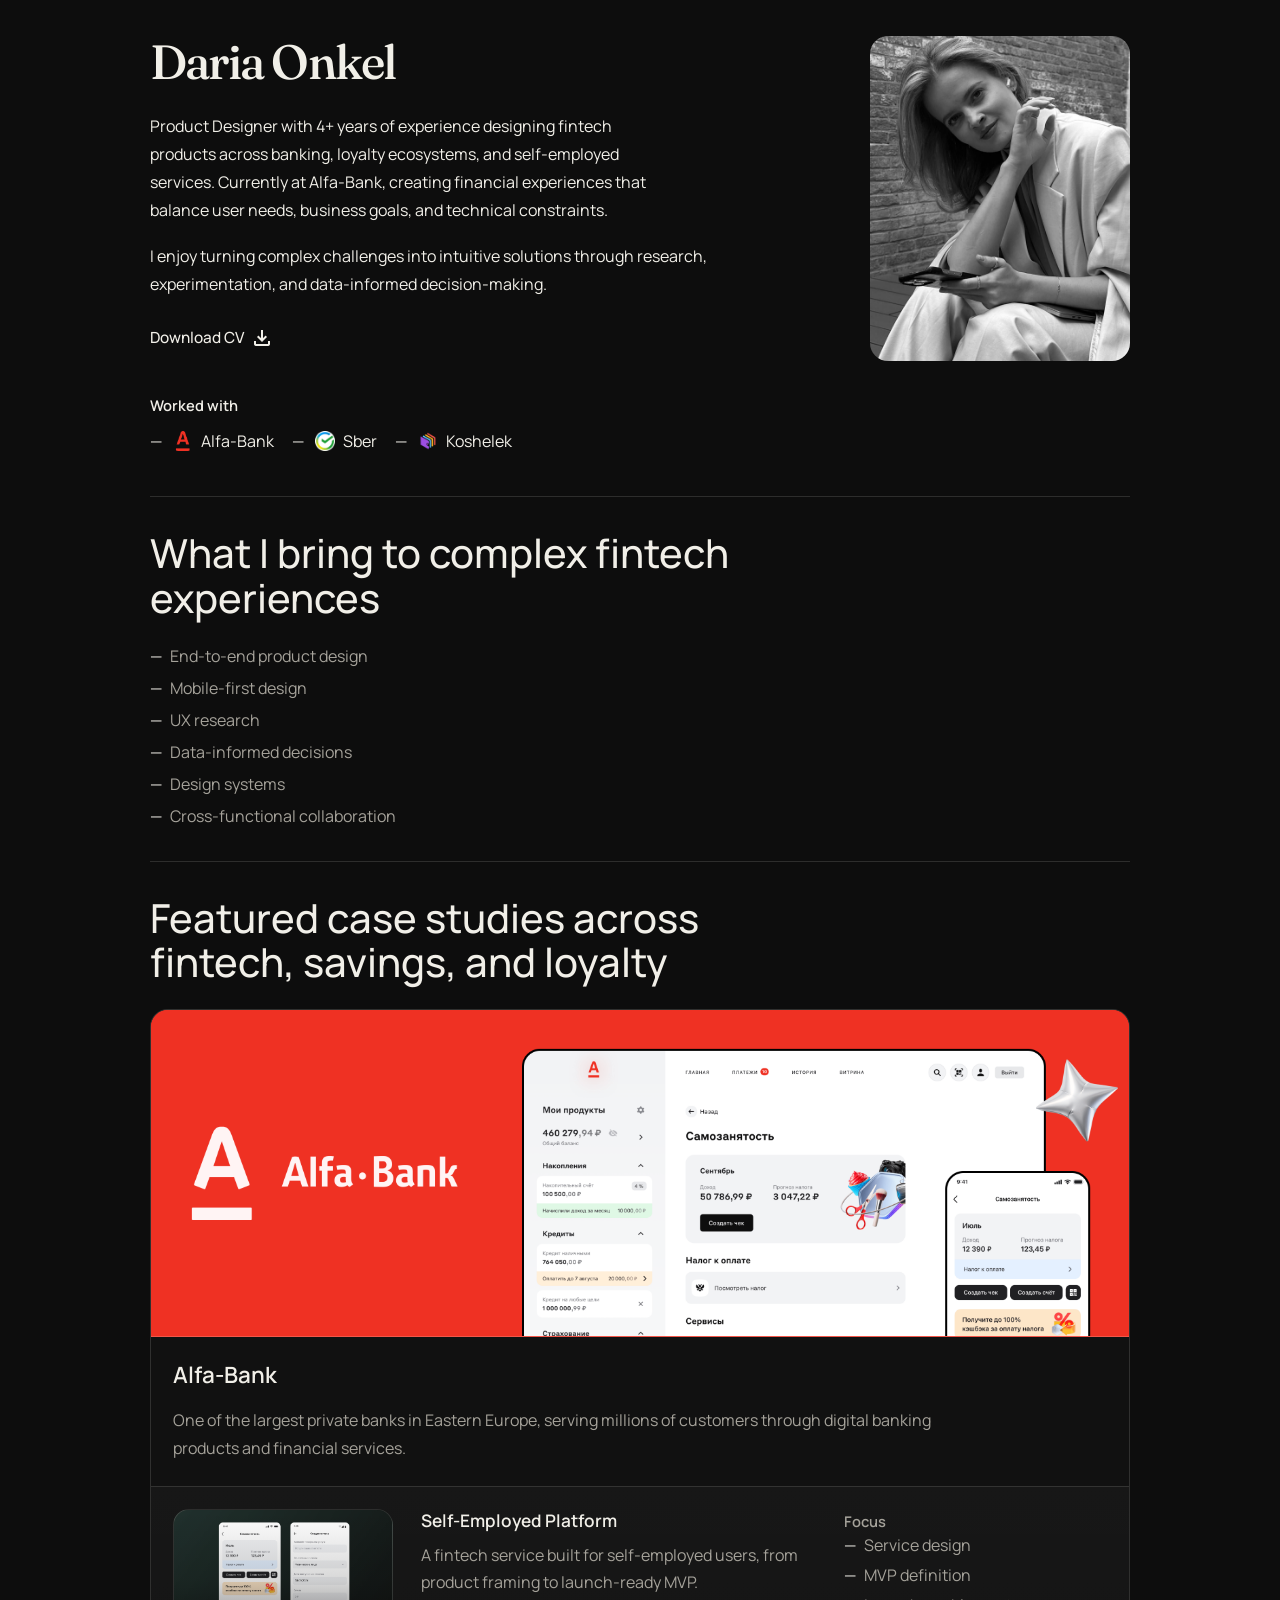
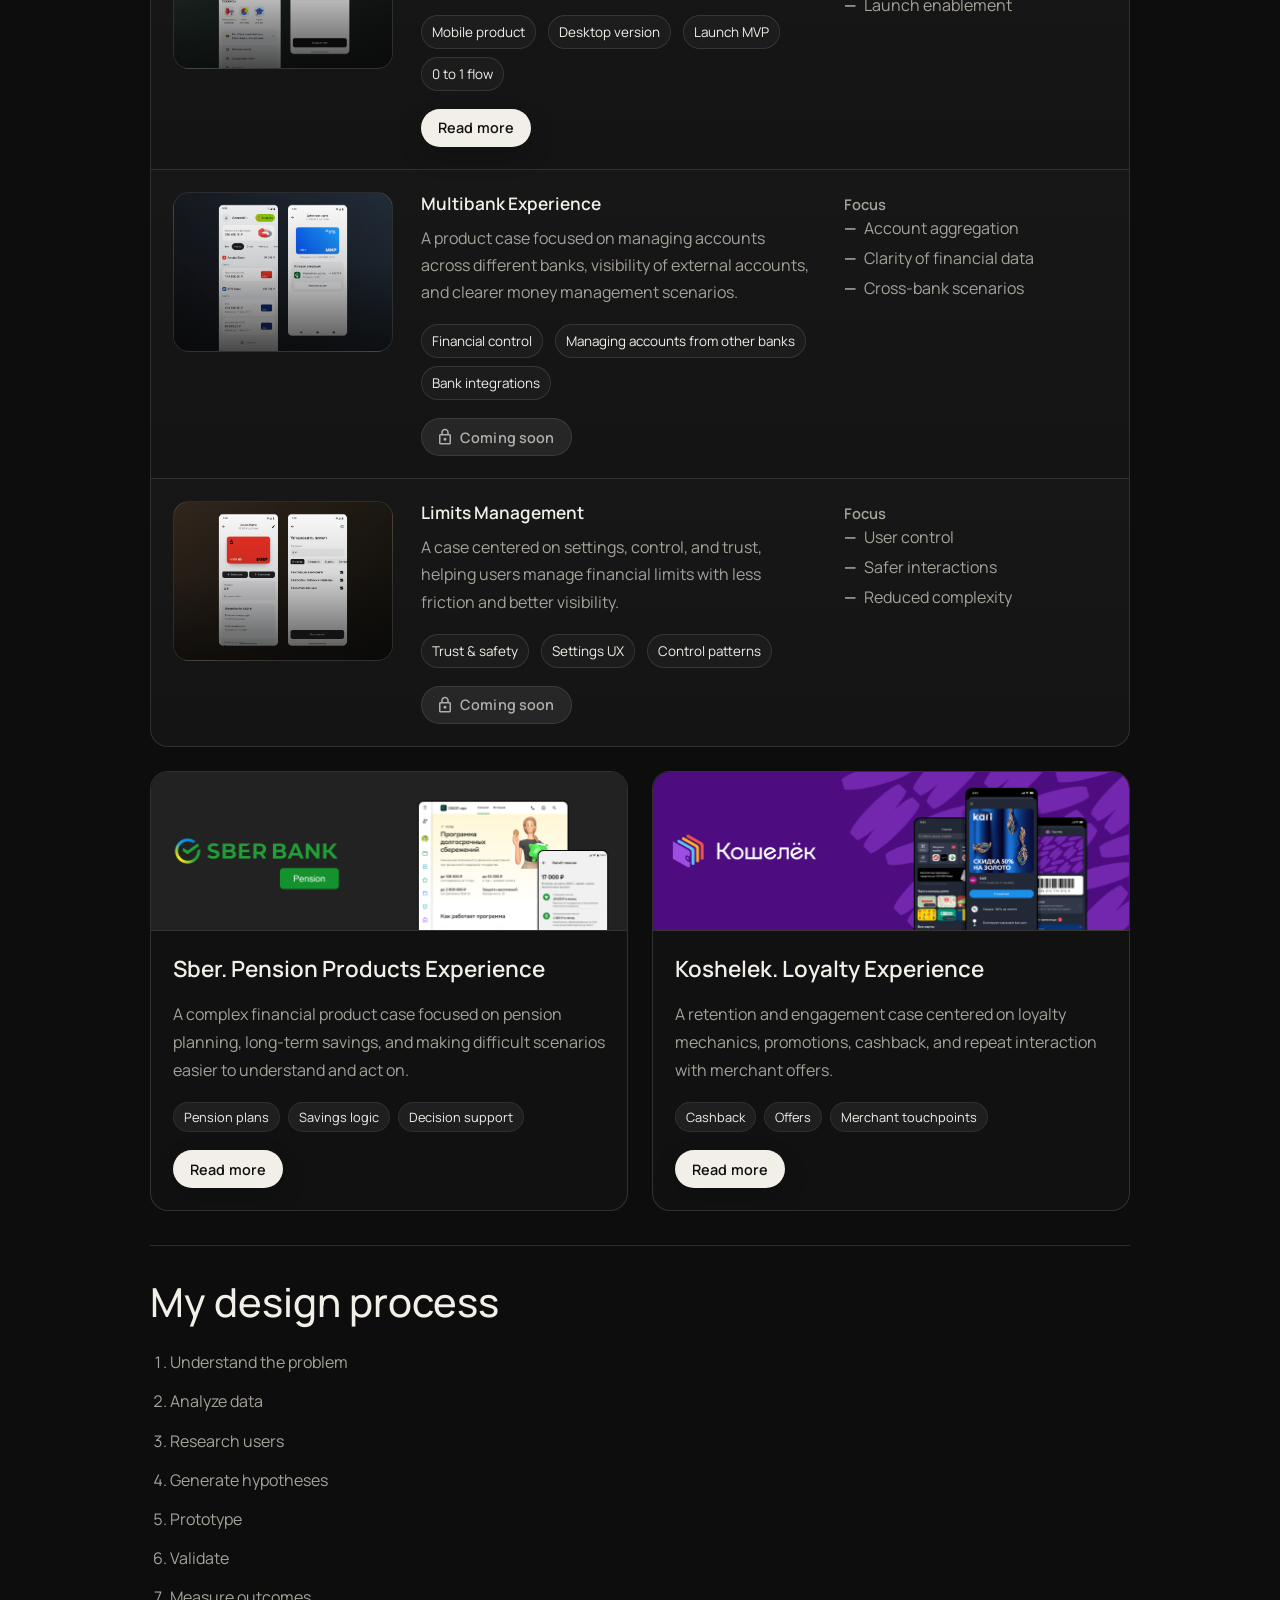
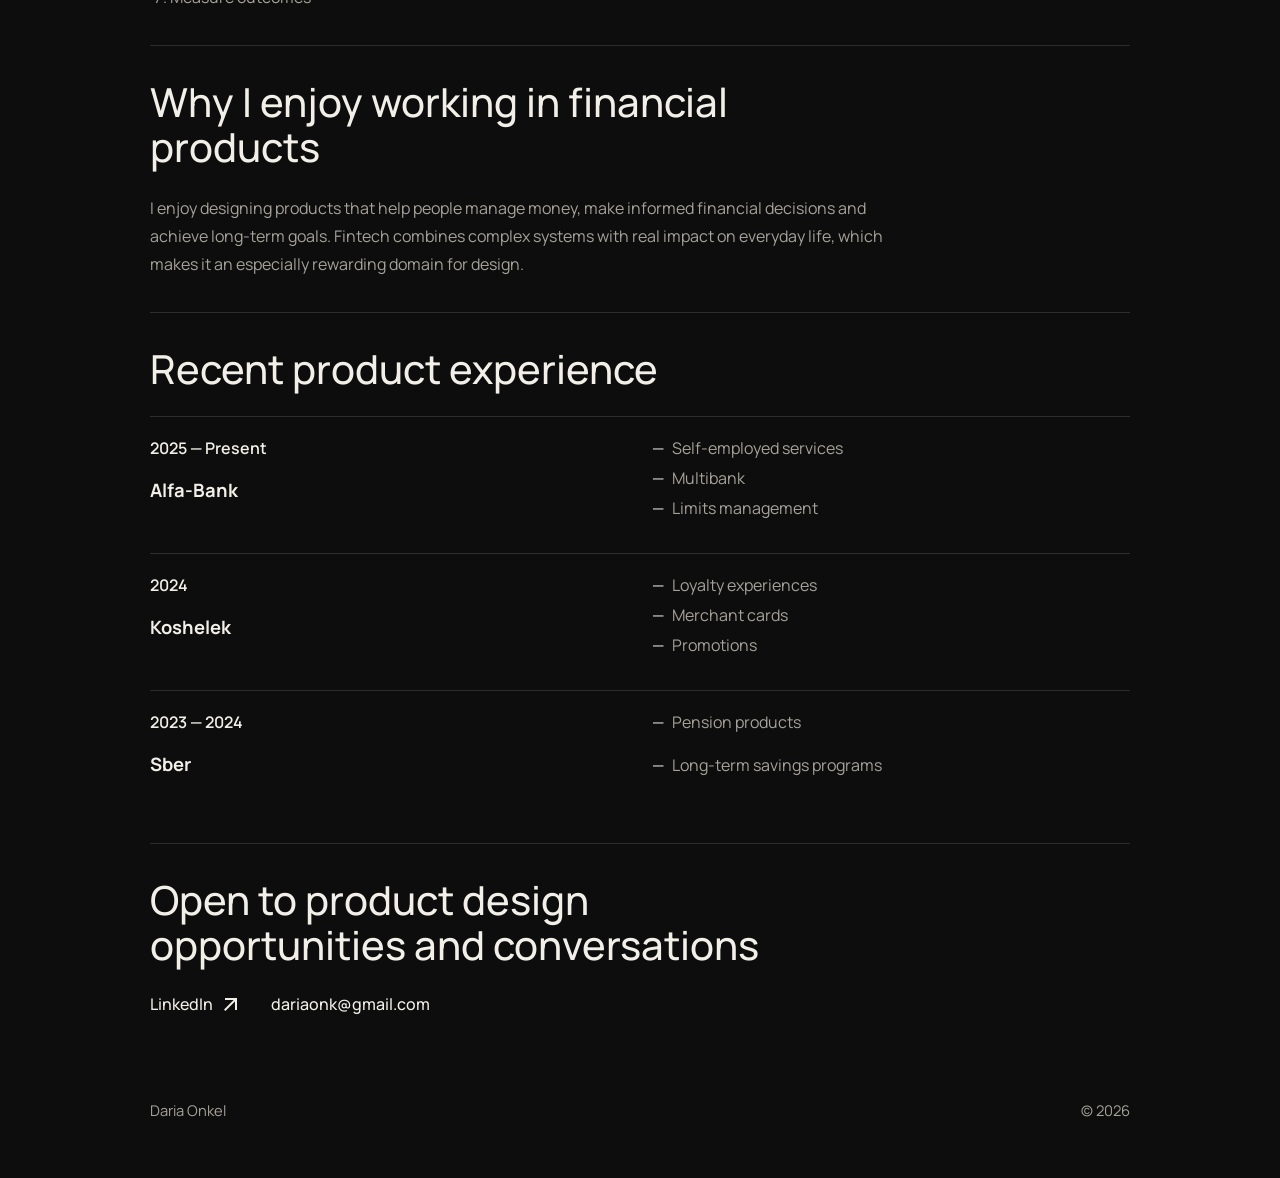
<file: index.html>
<!DOCTYPE html>
<html lang="en">
  <head>
    <meta charset="UTF-8" />
    <meta name="viewport" content="width=device-width, initial-scale=1.0" />
    <title>Daria Onkel | Designer</title>
    <meta name="robots" content="noindex, nofollow, noarchive, nosnippet" />
    <meta
      name="description"
      content="Portfolio website for Daria Onkel, a product designer focused on mobile apps, digital services, and websites."
    />
    <link rel="preconnect" href="https://fonts.googleapis.com" />
    <link rel="preconnect" href="https://fonts.gstatic.com" crossorigin />
    <link
      href="https://fonts.googleapis.com/css2?family=Fraunces:opsz,wght@9..144,400;9..144,500;9..144,600&family=Instrument+Serif:ital@0;1&family=Manrope:wght@400;500;600;700&display=swap"
      rel="stylesheet"
    />
    <link
      href="https://fonts.googleapis.com/css2?family=Material+Symbols+Outlined:opsz,wght,FILL,GRAD@24,400,0,0"
      rel="stylesheet"
    />
    <link rel="stylesheet" href="styles.css" />
  </head>
  <body>
    <div class="page-shell">
      <main id="top">
        <section class="hero">
          <div class="hero-grid">
            <div class="portrait-card">
              <img
                class="portrait-image"
                src="assets/daria-hero-2.jpg"
                alt="Portrait of Daria Onkel"
              />
            </div>
            <div class="hero-content">
              <h1>Daria Onkel</h1>
              <p class="hero-copy">
                Product Designer with 4+ years of experience designing fintech
                products across banking, loyalty ecosystems, and self-employed
                services. Currently at Alfa-Bank, creating financial
                experiences that balance user needs, business goals, and
                technical constraints.
              </p>
              <p class="hero-detail">
                I enjoy turning complex challenges into intuitive solutions
                through research, experimentation, and data-informed
                decision-making.
              </p>
              <div class="hero-actions">
                <a class="text-link" href="assets/Daria_Onkel_CV.pdf" download="Daria_Onkel_CV.pdf">
                  Download CV
                  <span class="material-symbols-outlined external-link-icon" aria-hidden="true">download</span>
                </a>
              </div>
            </div>
          </div>
          <div class="worked-with">
            <p class="worked-with-label">Worked with</p>
            <ul class="plain-list">
              <li>
                <a href="https://alfabank.ru" target="_blank" rel="noreferrer">
                  <img
                    class="company-favicon"
                    src="assets/icons/alfabank.ico"
                    alt=""
                    aria-hidden="true"
                  />
                  Alfa-Bank
                </a>
              </li>
              <li>
                <a
                  href="https://www.sberbank.ru/"
                  target="_blank"
                  rel="noreferrer"
                >
                  <img
                    class="company-favicon"
                    src="assets/icons/sber.ico"
                    alt=""
                    aria-hidden="true"
                  />
                  Sber
                </a>
              </li>
              <li>
                <a href="https://koshelek.app" target="_blank" rel="noreferrer">
                  <img
                    class="company-favicon"
                    src="assets/icons/koshelek.png"
                    alt=""
                    aria-hidden="true"
                  />
                  Koshelek
                </a>
              </li>
            </ul>
          </div>
        </section>

        <section class="section" id="about">
          <div class="section-heading">
            <h2>What I bring to complex fintech experiences</h2>
          </div>
          <ul class="plain-list stacked-list">
            <li>End-to-end product design</li>
            <li>Mobile-first design</li>
            <li>UX research</li>
            <li>Data-informed decisions</li>
            <li>Design systems</li>
            <li>Cross-functional collaboration</li>
          </ul>
        </section>

        <section class="projects section" id="projects">
          <div class="section-heading">
            <h2>Featured case studies across fintech, savings, and loyalty</h2>
          </div>
          <div class="project-card-grid">
            <article class="project-card-preview project-card-large">
              <a class="project-preview-link" href="alfa-self-employed.html" aria-label="Open Self-Employed Platform case study">
                <div class="project-preview project-preview-alfa-hero">
                  <img
                    class="project-preview-image"
                    src="assets/alfa-bank-hero.png"
                    alt="Alfa-Bank self-employed product interface across desktop and mobile"
                  />
                </div>
              </a>
              <div class="project-card-body">
                <div class="case-study-header">
                  <h3>Alfa-Bank</h3>
                </div>
                <p class="case-summary">
                  One of the largest private banks in Eastern Europe, serving
                  millions of customers through digital banking products and
                  financial services.
                </p>
              </div>
              <div class="nested-case-list">
                <article class="nested-case-card" id="alfa-self-employed">
                  <a class="nested-case-visual-link" href="alfa-self-employed.html" aria-label="Open Self-Employed Platform case study">
                    <div class="nested-case-visual nested-case-visual-self-employed">
                    <img
                      class="nested-case-visual-image"
                      src="assets/alfa-self-employed-card-preview.png"
                      alt=""
                    />
                    <strong>Self-Employed</strong>
                    </div>
                  </a>
                  <div class="nested-case-copy">
                    <h4>Self-Employed Platform</h4>
                    <p>
                      A fintech service built for self-employed users, from
                      product framing to launch-ready MVP.
                    </p>
                    <ul class="plain-list case-tag-list">
                      <li>Mobile product</li>
                      <li>Desktop version</li>
                      <li>Launch MVP</li>
                      <li>0 to 1 flow</li>
                    </ul>
                    <a class="case-study-link case-study-link-inline" href="alfa-self-employed.html">
                      Read more
                    </a>
                  </div>
                  <div class="nested-case-meta">
                    <p class="subheading">Focus</p>
                    <ul class="plain-list stacked-list compact-list">
                      <li>Service design</li>
                      <li>MVP definition</li>
                      <li>Launch enablement</li>
                    </ul>
                  </div>
                </article>
                <article class="nested-case-card" id="alfa-multibank">
                  <div class="nested-case-visual nested-case-visual-multibank" aria-hidden="true">
                    <img
                      class="nested-case-visual-image"
                      src="assets/alfa-multibank-card-preview.png"
                      alt=""
                    />
                    <strong>Multibank</strong>
                  </div>
                  <div class="nested-case-copy">
                    <h4>Multibank Experience</h4>
                    <p>
                      A product case focused on managing accounts across
                      different banks,
                      visibility of external accounts, and clearer money
                      management scenarios.
                    </p>
                    <ul class="plain-list case-tag-list">
                      <li>Financial control</li>
                      <li>Managing accounts from other banks</li>
                      <li>Bank integrations</li>
                    </ul>
                    <span class="case-status-pill case-study-link-inline" aria-disabled="true">
                      <span class="material-symbols-outlined case-status-icon" aria-hidden="true">lock</span>
                      Coming soon
                    </span>
                  </div>
                  <div class="nested-case-meta">
                    <p class="subheading">Focus</p>
                    <ul class="plain-list stacked-list compact-list">
                      <li>Account aggregation</li>
                      <li>Clarity of financial data</li>
                      <li>Cross-bank scenarios</li>
                    </ul>
                  </div>
                </article>
                <article class="nested-case-card" id="alfa-limits">
                  <div class="nested-case-visual nested-case-visual-limits" aria-hidden="true">
                    <img
                      class="nested-case-visual-image"
                      src="assets/alfa-limits-card-preview.png"
                      alt=""
                    />
                    <strong>Limits</strong>
                  </div>
                  <div class="nested-case-copy">
                    <h4>Limits Management</h4>
                    <p>
                      A case centered on settings, control, and trust, helping
                      users manage financial limits with less friction and
                      better visibility.
                    </p>
                    <ul class="plain-list case-tag-list">
                      <li>Trust & safety</li>
                      <li>Settings UX</li>
                      <li>Control patterns</li>
                    </ul>
                    <span class="case-status-pill case-study-link-inline" aria-disabled="true">
                      <span class="material-symbols-outlined case-status-icon" aria-hidden="true">lock</span>
                      Coming soon
                    </span>
                  </div>
                  <div class="nested-case-meta">
                    <p class="subheading">Focus</p>
                    <ul class="plain-list stacked-list compact-list">
                      <li>User control</li>
                      <li>Safer interactions</li>
                      <li>Reduced complexity</li>
                    </ul>
                  </div>
                </article>
              </div>
            </article>

            <article class="project-card-preview">
              <a class="project-preview-link" href="sber-pension-products.html" aria-label="Open Sber. Pension Products Experience case study">
                <div class="project-preview project-preview-sber">
                  <img
                    class="project-preview-image"
                    src="assets/sber-pension-hero.png"
                    alt="Sber pension services preview"
                  />
                </div>
              </a>
              <div class="project-card-body">
                <div class="case-study-header">
                  <h3>Sber. Pension Products Experience</h3>
                </div>
                <p class="case-summary">
                  A complex financial product case focused on pension planning,
                  long-term savings, and making difficult scenarios easier to
                  understand and act on.
                </p>
                <div class="preview-pill-row">
                  <span>Pension plans</span>
                  <span>Savings logic</span>
                  <span>Decision support</span>
                </div>
                <a class="case-study-link case-study-link-inline" href="sber-pension-products.html">
                  Read more
                </a>
              </div>
            </article>

            <article class="project-card-preview">
              <a class="project-preview-link" href="koshelek-loyalty-experience.html" aria-label="Open Koshelek. Loyalty Experience case study">
                <div class="project-preview project-preview-koshelek">
                  <img
                    class="project-preview-image"
                    src="assets/koshelek-hero.png"
                    alt="Koshelek promotions platform preview"
                  />
                </div>
              </a>
              <div class="project-card-body">
                <div class="case-study-header">
                  <h3>Koshelek. Loyalty Experience</h3>
                </div>
                <p class="case-summary">
                  A retention and engagement case centered on loyalty mechanics,
                  promotions, cashback, and repeat interaction with merchant
                  offers.
                </p>
                <div class="preview-pill-row">
                  <span>Cashback</span>
                  <span>Offers</span>
                  <span>Merchant touchpoints</span>
                </div>
                <a class="case-study-link case-study-link-inline" href="koshelek-loyalty-experience.html">
                  Read more
                </a>
              </div>
            </article>
          </div>
        </section>

        <section class="section" id="process">
          <div class="section-heading">
            <h2>My design process</h2>
          </div>
          <ol class="process-list">
            <li>Understand the problem</li>
            <li>Analyze data</li>
            <li>Research users</li>
            <li>Generate hypotheses</li>
            <li>Prototype</li>
            <li>Validate</li>
            <li>Measure outcomes</li>
          </ol>
        </section>

        <section class="section" id="why-fintech">
          <div class="section-heading">
            <h2>Why I enjoy working in financial products</h2>
          </div>
          <p class="long-copy">
            I enjoy designing products that help people manage money, make
            informed financial decisions and achieve long-term goals. Fintech
            combines complex systems with real impact on everyday life, which
            makes it an especially rewarding domain for design.
          </p>
        </section>

        <section class="experience section" id="experience">
          <div class="section-heading">
            <h2>Recent product experience</h2>
          </div>
          <div class="timeline">
            <article class="project-row">
              <div>
                <span class="timeline-year">2025 — Present</span>
                <h3>Alfa-Bank</h3>
              </div>
              <ul class="plain-list stacked-list compact-list">
                <li>Self-employed services</li>
                <li>Multibank</li>
                <li>Limits management</li>
              </ul>
            </article>
            <article class="project-row">
              <div>
                <span class="timeline-year">2024</span>
                <h3>Koshelek</h3>
              </div>
              <ul class="plain-list stacked-list compact-list">
                <li>Loyalty experiences</li>
                <li>Merchant cards</li>
                <li>Promotions</li>
              </ul>
            </article>
            <article class="project-row">
              <div>
                <span class="timeline-year">2023 — 2024</span>
                <h3>Sber</h3>
              </div>
              <ul class="plain-list stacked-list compact-list">
                <li>Pension products</li>
                <li>Long-term savings programs</li>
              </ul>
            </article>
          </div>
        </section>

        <section class="contact section" id="contact">
          <div class="section-heading">
            <h2>Open to product design opportunities and conversations</h2>
          </div>
          <div class="contact-panel">
            <a
              href="https://www.linkedin.com/in/daria-onkel-271417234/"
              target="_blank"
              rel="noreferrer"
            >
              LinkedIn
              <span class="material-symbols-outlined external-link-icon" aria-hidden="true">arrow_outward</span>
            </a>
            <a href="mailto:dariaonk@gmail.com">
              dariaonk@gmail.com
            </a>
          </div>
          <div class="site-footer" aria-label="Footer">
            <span>Daria Onkel</span>
            <span>© 2026</span>
          </div>
        </section>
      </main>
    </div>
    <script src="script.js"></script>
  </body>
</html>
</file>
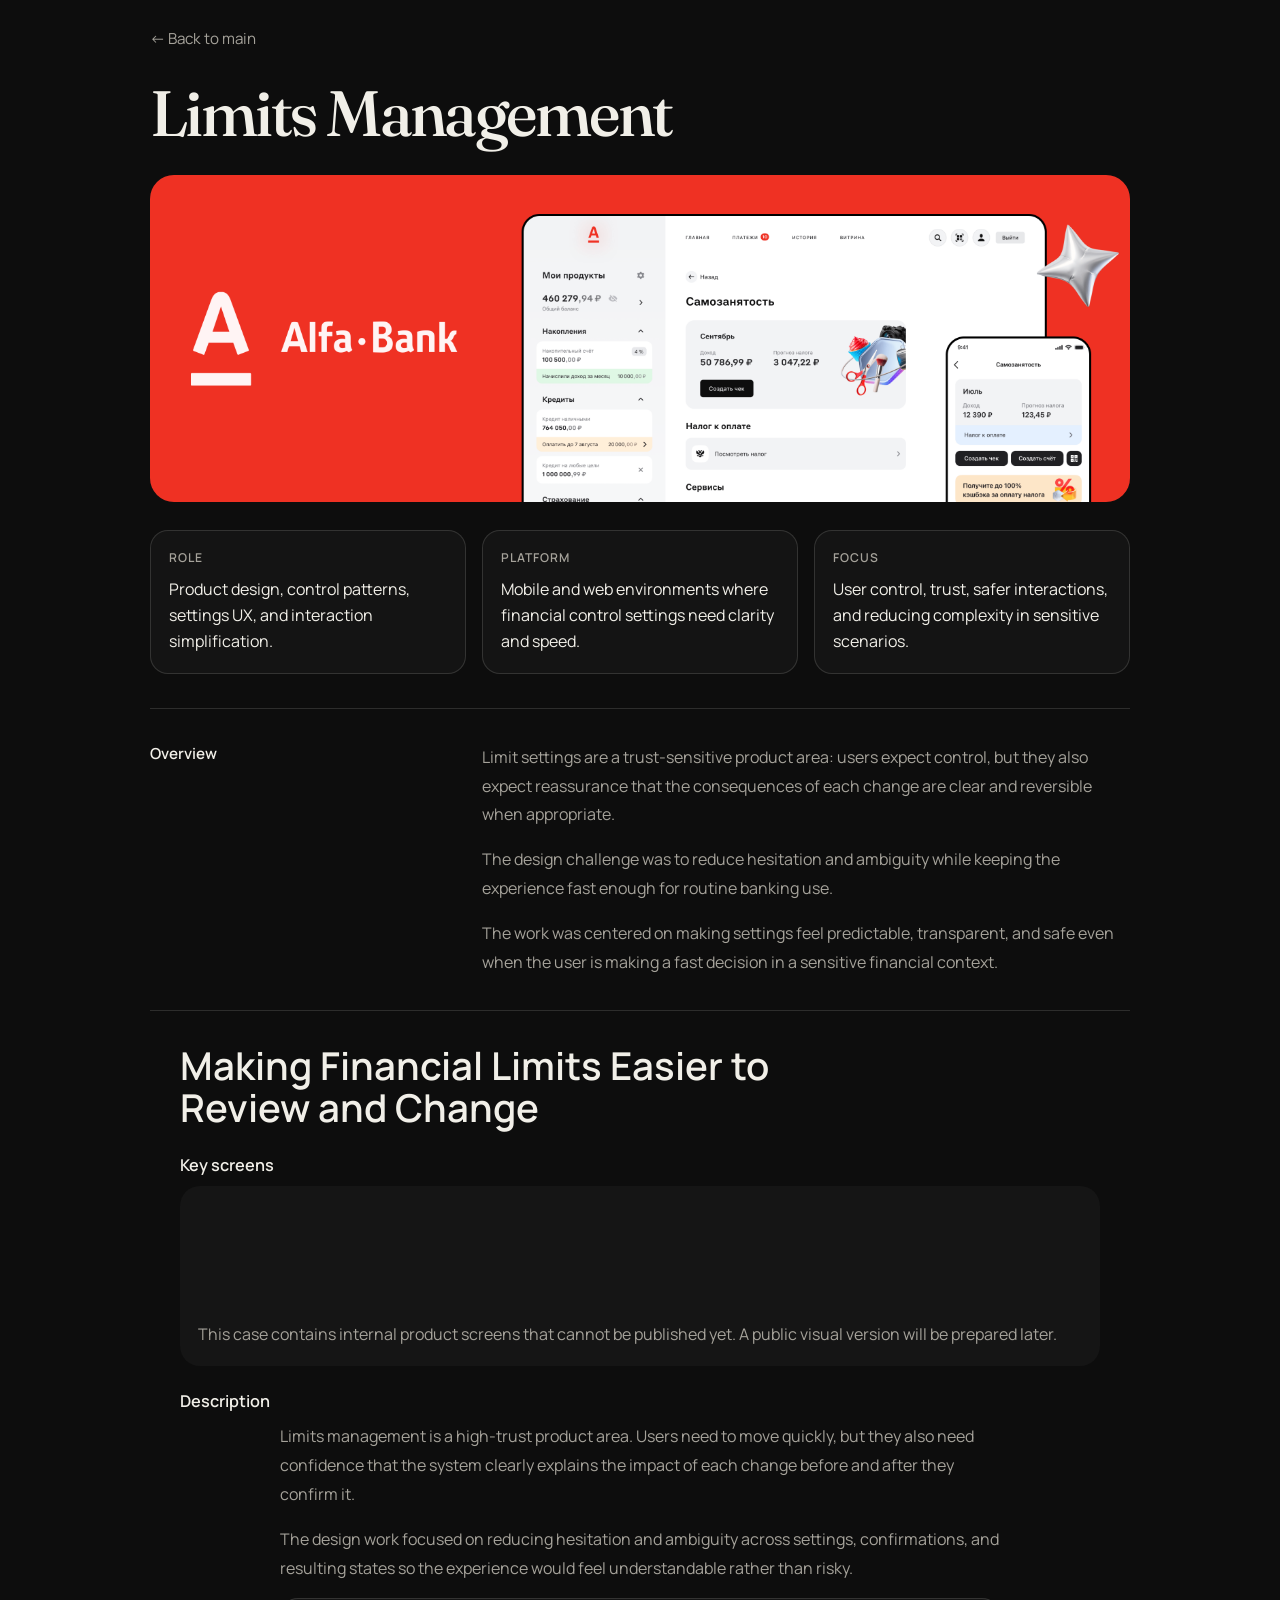
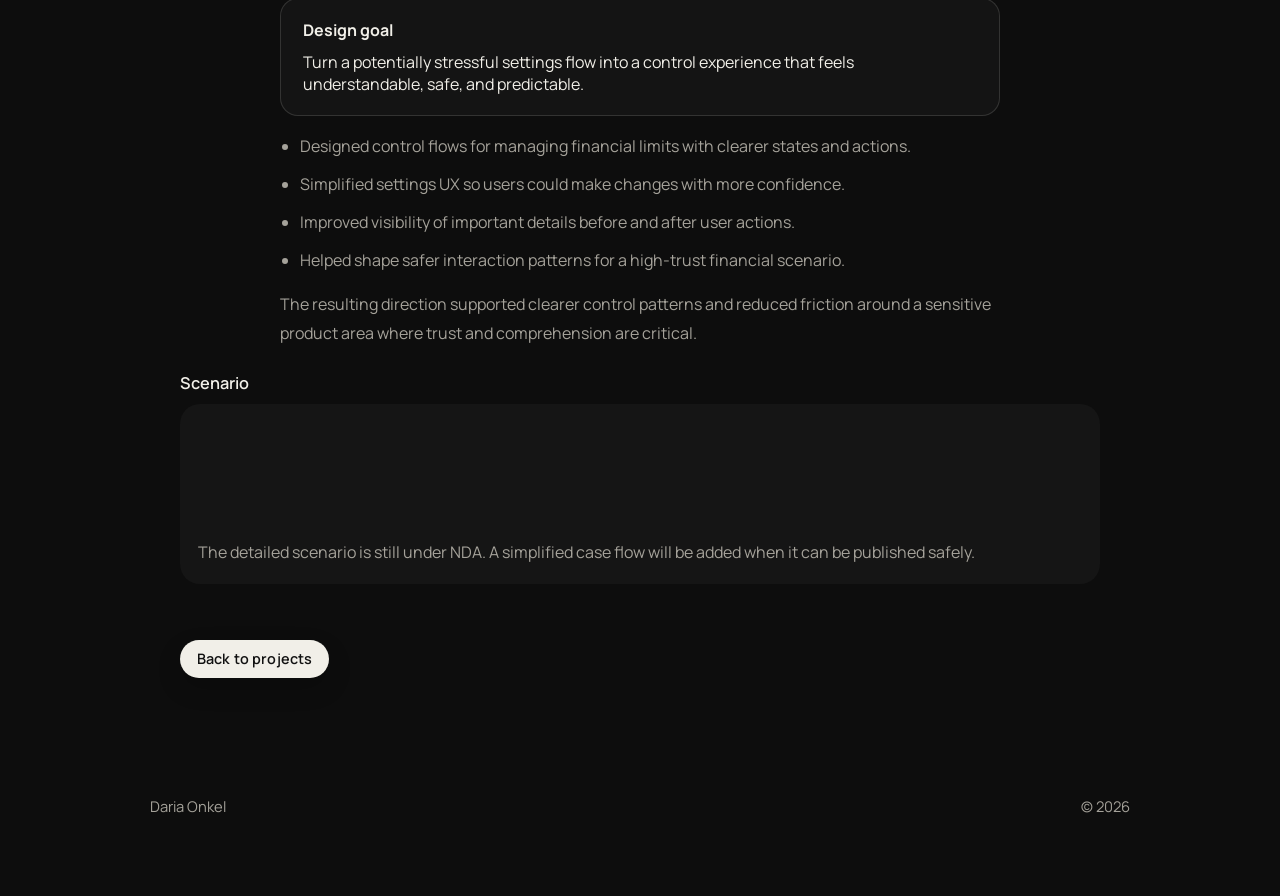
<file: alfa-limits.html>
<!DOCTYPE html>
<html lang="en">
  <head>
    <meta charset="UTF-8" />
    <meta name="viewport" content="width=device-width, initial-scale=1.0" />
    <title>Limits Management | Daria Onkel</title>
    <meta name="robots" content="noindex, nofollow, noarchive, nosnippet" />
    <meta
      name="description"
      content="Case study page for Daria Onkel's transaction limits management work at Alfa-Bank."
    />
    <link rel="preconnect" href="https://fonts.googleapis.com" />
    <link rel="preconnect" href="https://fonts.gstatic.com" crossorigin />
    <link
      href="https://fonts.googleapis.com/css2?family=Fraunces:opsz,wght@9..144,400;9..144,500;9..144,600&family=Instrument+Serif:ital@0;1&family=Manrope:wght@400;500;600;700&display=swap"
      rel="stylesheet"
    />
    <link
      href="https://fonts.googleapis.com/css2?family=Material+Symbols+Outlined:opsz,wght,FILL,GRAD@24,400,0,0"
      rel="stylesheet"
    />
    <link rel="stylesheet" href="styles.css" />
  </head>
  <body class="case-page">
    <div class="page-shell">
      <main class="case-main">
        <a class="back-link" href="index.html">← Back to main</a>

        <section class="section case-hero">
          <h1>Limits Management</h1>
          <div class="case-hero-media">
            <img
              class="case-hero-image enlargeable-image"
              src="assets/alfa-bank-hero.png"
              alt="Alfa-Bank transaction limits management context"
            />
          </div>
          <div class="case-meta-grid">
            <article class="case-meta-card">
              <span class="case-meta-label">Role</span>
              <p>Product design, control patterns, settings UX, and interaction simplification.</p>
            </article>
            <article class="case-meta-card">
              <span class="case-meta-label">Platform</span>
              <p>Mobile and web environments where financial control settings need clarity and speed.</p>
            </article>
            <article class="case-meta-card">
              <span class="case-meta-label">Focus</span>
              <p>User control, trust, safer interactions, and reducing complexity in sensitive scenarios.</p>
            </article>
          </div>
        </section>

        <section class="section case-section-grid">
          <h2 class="case-section-title">Overview</h2>
          <div class="case-section-body">
            <p>
              Limit settings are a trust-sensitive product area: users expect
              control, but they also expect reassurance that the consequences of
              each change are clear and reversible when appropriate.
            </p>
            <p>
              The design challenge was to reduce hesitation and ambiguity while
              keeping the experience fast enough for routine banking use.
            </p>
            <p>
              The work was centered on making settings feel predictable,
              transparent, and safe even when the user is making a fast decision
              in a sensitive financial context.
            </p>
          </div>
        </section>

        <section class="section case-project-section">
          <div class="case-project-content">
            <h2 class="case-project-heading">
              Making Financial Limits Easier to Review and Change
            </h2>
            <article class="task-block">
              <section class="task-subsection">
                <h3 class="task-subtitle">Key screens</h3>
                <figure class="task-media">
                  <div class="task-media-placeholder">
                    <p>
                      This case contains internal product screens that cannot be
                      published yet. A public visual version will be prepared later.
                    </p>
                  </div>
                </figure>
              </section>

              <section class="task-subsection">
                <h3 class="task-subtitle">Description</h3>
                <div class="case-section-body">
                  <p>
                    Limits management is a high-trust product area. Users need
                    to move quickly, but they also need confidence that the
                    system clearly explains the impact of each change before and
                    after they confirm it.
                  </p>
                  <p>
                    The design work focused on reducing hesitation and ambiguity
                    across settings, confirmations, and resulting states so the
                    experience would feel understandable rather than risky.
                  </p>
                  <div class="case-callout">
                    <strong>Design goal</strong>
                    Turn a potentially stressful settings flow into a control
                    experience that feels understandable, safe, and predictable.
                  </div>
                  <ul class="case-bullet-list">
                    <li>Designed control flows for managing financial limits with clearer states and actions.</li>
                    <li>Simplified settings UX so users could make changes with more confidence.</li>
                    <li>Improved visibility of important details before and after user actions.</li>
                    <li>Helped shape safer interaction patterns for a high-trust financial scenario.</li>
                  </ul>
                  <p>
                    The resulting direction supported clearer control patterns
                    and reduced friction around a sensitive product area where
                    trust and comprehension are critical.
                  </p>
                </div>
              </section>

              <section class="task-subsection">
                <h3 class="task-subtitle">Scenario</h3>
                <figure class="task-media">
                  <div class="task-media-placeholder">
                    <p>
                      The detailed scenario is still under NDA. A simplified
                      case flow will be added when it can be published safely.
                    </p>
                  </div>
                </figure>
              </section>
            </article>
            <div class="case-nav-row">
              <a class="case-study-link" href="index.html#projects">Back to projects</a>
            </div>
          </div>
        </section>
        <div class="site-footer" aria-label="Footer">
          <span>Daria Onkel</span>
          <span>© 2026</span>
        </div>
      </main>
    </div>
    <script src="script.js"></script>
  </body>
</html>
</file>
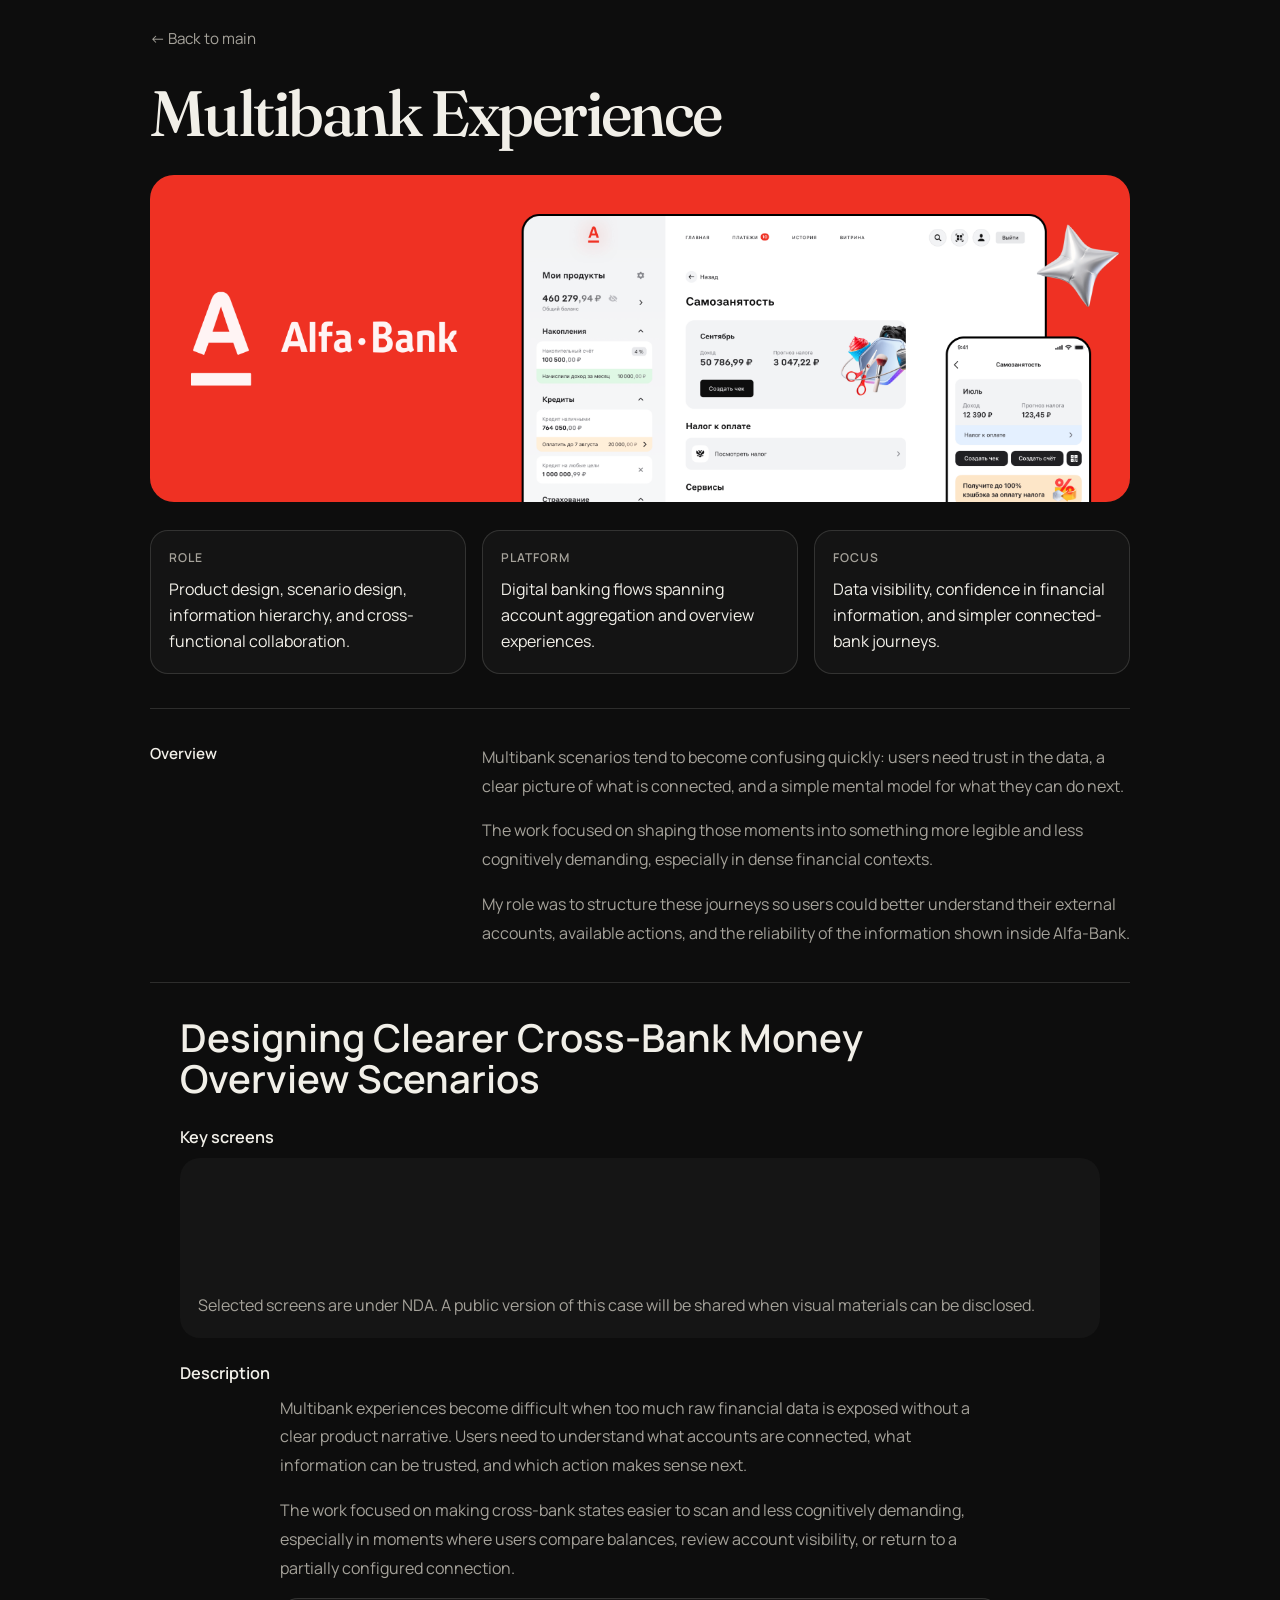
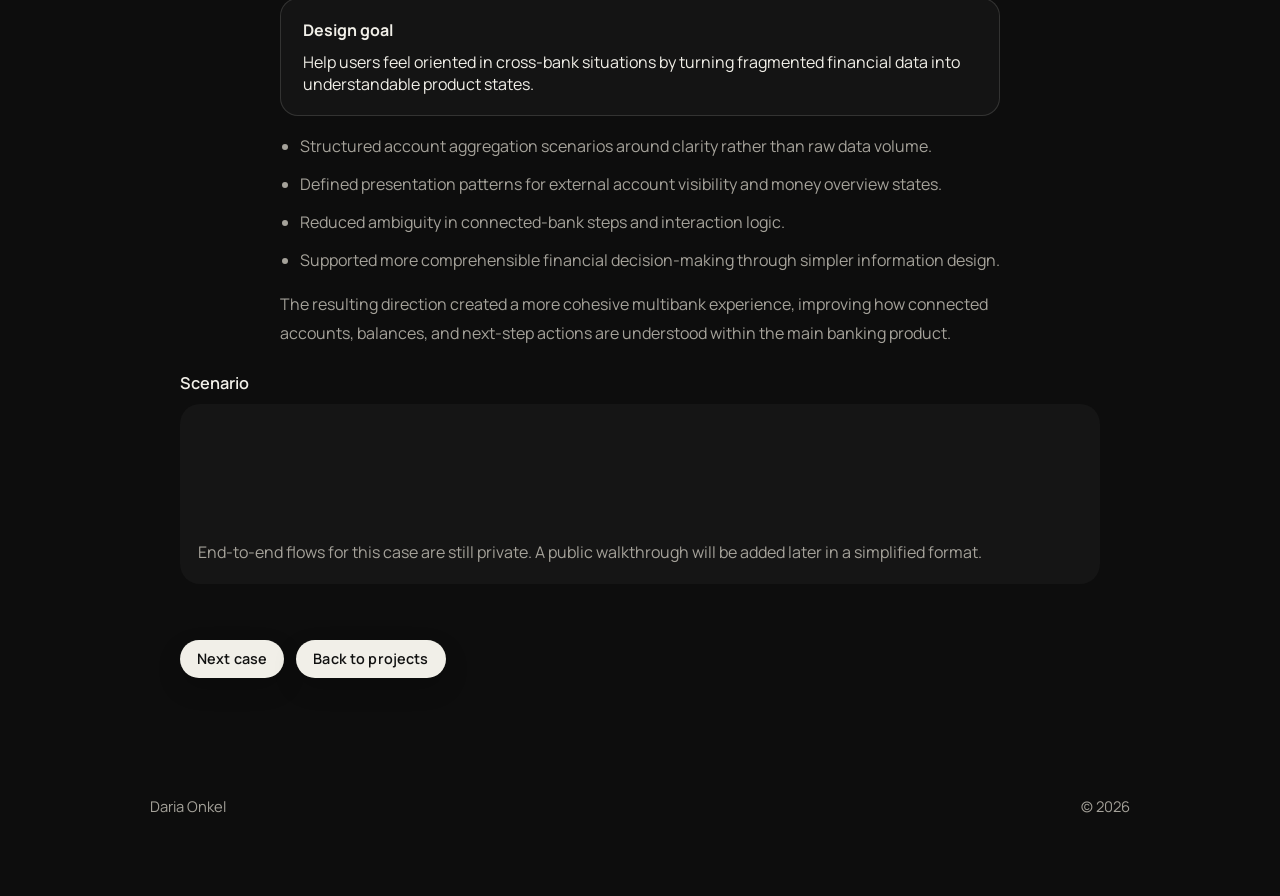
<file: alfa-multibank.html>
<!DOCTYPE html>
<html lang="en">
  <head>
    <meta charset="UTF-8" />
    <meta name="viewport" content="width=device-width, initial-scale=1.0" />
    <title>Multibank Experience | Daria Onkel</title>
    <meta name="robots" content="noindex, nofollow, noarchive, nosnippet" />
    <meta
      name="description"
      content="Case study page for Daria Onkel's multibank experience work at Alfa-Bank."
    />
    <link rel="preconnect" href="https://fonts.googleapis.com" />
    <link rel="preconnect" href="https://fonts.gstatic.com" crossorigin />
    <link
      href="https://fonts.googleapis.com/css2?family=Fraunces:opsz,wght@9..144,400;9..144,500;9..144,600&family=Instrument+Serif:ital@0;1&family=Manrope:wght@400;500;600;700&display=swap"
      rel="stylesheet"
    />
    <link
      href="https://fonts.googleapis.com/css2?family=Material+Symbols+Outlined:opsz,wght,FILL,GRAD@24,400,0,0"
      rel="stylesheet"
    />
    <link rel="stylesheet" href="styles.css" />
  </head>
  <body class="case-page">
    <div class="page-shell">
      <main class="case-main">
        <a class="back-link" href="index.html">← Back to main</a>

        <section class="section case-hero">
          <h1>Multibank Experience</h1>
          <div class="case-hero-media">
            <img
              class="case-hero-image enlargeable-image"
              src="assets/alfa-bank-hero.png"
              alt="Alfa-Bank multibank experience overview"
            />
          </div>
          <div class="case-meta-grid">
            <article class="case-meta-card">
              <span class="case-meta-label">Role</span>
              <p>Product design, scenario design, information hierarchy, and cross-functional collaboration.</p>
            </article>
            <article class="case-meta-card">
              <span class="case-meta-label">Platform</span>
              <p>Digital banking flows spanning account aggregation and overview experiences.</p>
            </article>
            <article class="case-meta-card">
              <span class="case-meta-label">Focus</span>
              <p>Data visibility, confidence in financial information, and simpler connected-bank journeys.</p>
            </article>
          </div>
        </section>

        <section class="section case-section-grid">
          <h2 class="case-section-title">Overview</h2>
          <div class="case-section-body">
            <p>
              Multibank scenarios tend to become confusing quickly: users need
              trust in the data, a clear picture of what is connected, and a
              simple mental model for what they can do next.
            </p>
            <p>
              The work focused on shaping those moments into something more
              legible and less cognitively demanding, especially in dense
              financial contexts.
            </p>
            <p>
              My role was to structure these journeys so users could better
              understand their external accounts, available actions, and the
              reliability of the information shown inside Alfa-Bank.
            </p>
          </div>
        </section>

        <section class="section case-project-section">
          <div class="case-project-content">
            <h2 class="case-project-heading">
              Designing Clearer Cross-Bank Money Overview Scenarios
            </h2>
            <article class="task-block">
              <section class="task-subsection">
                <h3 class="task-subtitle">Key screens</h3>
                <figure class="task-media">
                  <div class="task-media-placeholder">
                    <p>
                      Selected screens are under NDA. A public version of this
                      case will be shared when visual materials can be disclosed.
                    </p>
                  </div>
                </figure>
              </section>

              <section class="task-subsection">
                <h3 class="task-subtitle">Description</h3>
                <div class="case-section-body">
                  <p>
                    Multibank experiences become difficult when too much raw
                    financial data is exposed without a clear product narrative.
                    Users need to understand what accounts are connected, what
                    information can be trusted, and which action makes sense next.
                  </p>
                  <p>
                    The work focused on making cross-bank states easier to scan
                    and less cognitively demanding, especially in moments where
                    users compare balances, review account visibility, or return
                    to a partially configured connection.
                  </p>
                  <div class="case-callout">
                    <strong>Design goal</strong>
                    Help users feel oriented in cross-bank situations by turning
                    fragmented financial data into understandable product states.
                  </div>
                  <ul class="case-bullet-list">
                    <li>Structured account aggregation scenarios around clarity rather than raw data volume.</li>
                    <li>Defined presentation patterns for external account visibility and money overview states.</li>
                    <li>Reduced ambiguity in connected-bank steps and interaction logic.</li>
                    <li>Supported more comprehensible financial decision-making through simpler information design.</li>
                  </ul>
                  <p>
                    The resulting direction created a more cohesive multibank
                    experience, improving how connected accounts, balances, and
                    next-step actions are understood within the main banking
                    product.
                  </p>
                </div>
              </section>

              <section class="task-subsection">
                <h3 class="task-subtitle">Scenario</h3>
                <figure class="task-media">
                  <div class="task-media-placeholder">
                    <p>
                      End-to-end flows for this case are still private. A public
                      walkthrough will be added later in a simplified format.
                    </p>
                  </div>
                </figure>
              </section>
            </article>
            <div class="case-nav-row">
              <a class="case-study-link" href="alfa-limits.html">Next case</a>
              <a class="case-study-link" href="index.html#projects">Back to projects</a>
            </div>
          </div>
        </section>
        <div class="site-footer" aria-label="Footer">
          <span>Daria Onkel</span>
          <span>© 2026</span>
        </div>
      </main>
    </div>
    <script src="script.js"></script>
  </body>
</html>
</file>
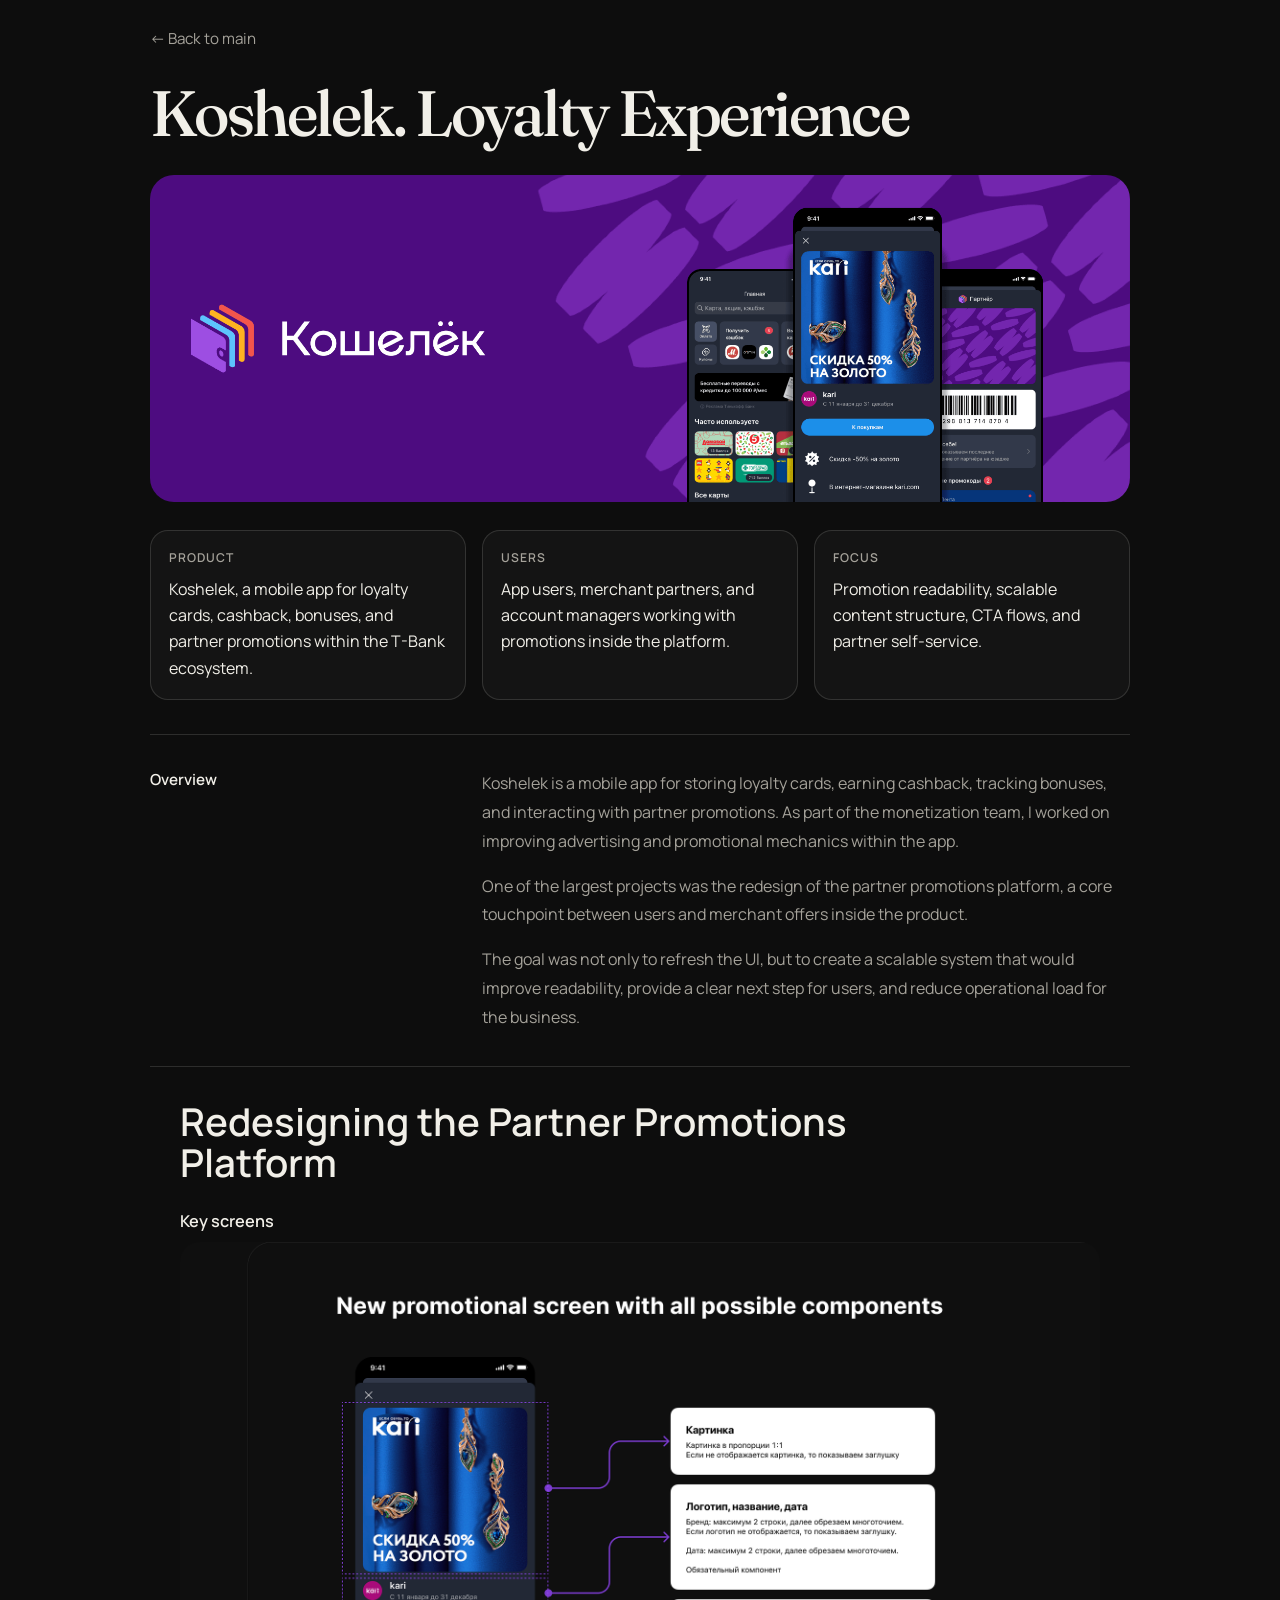
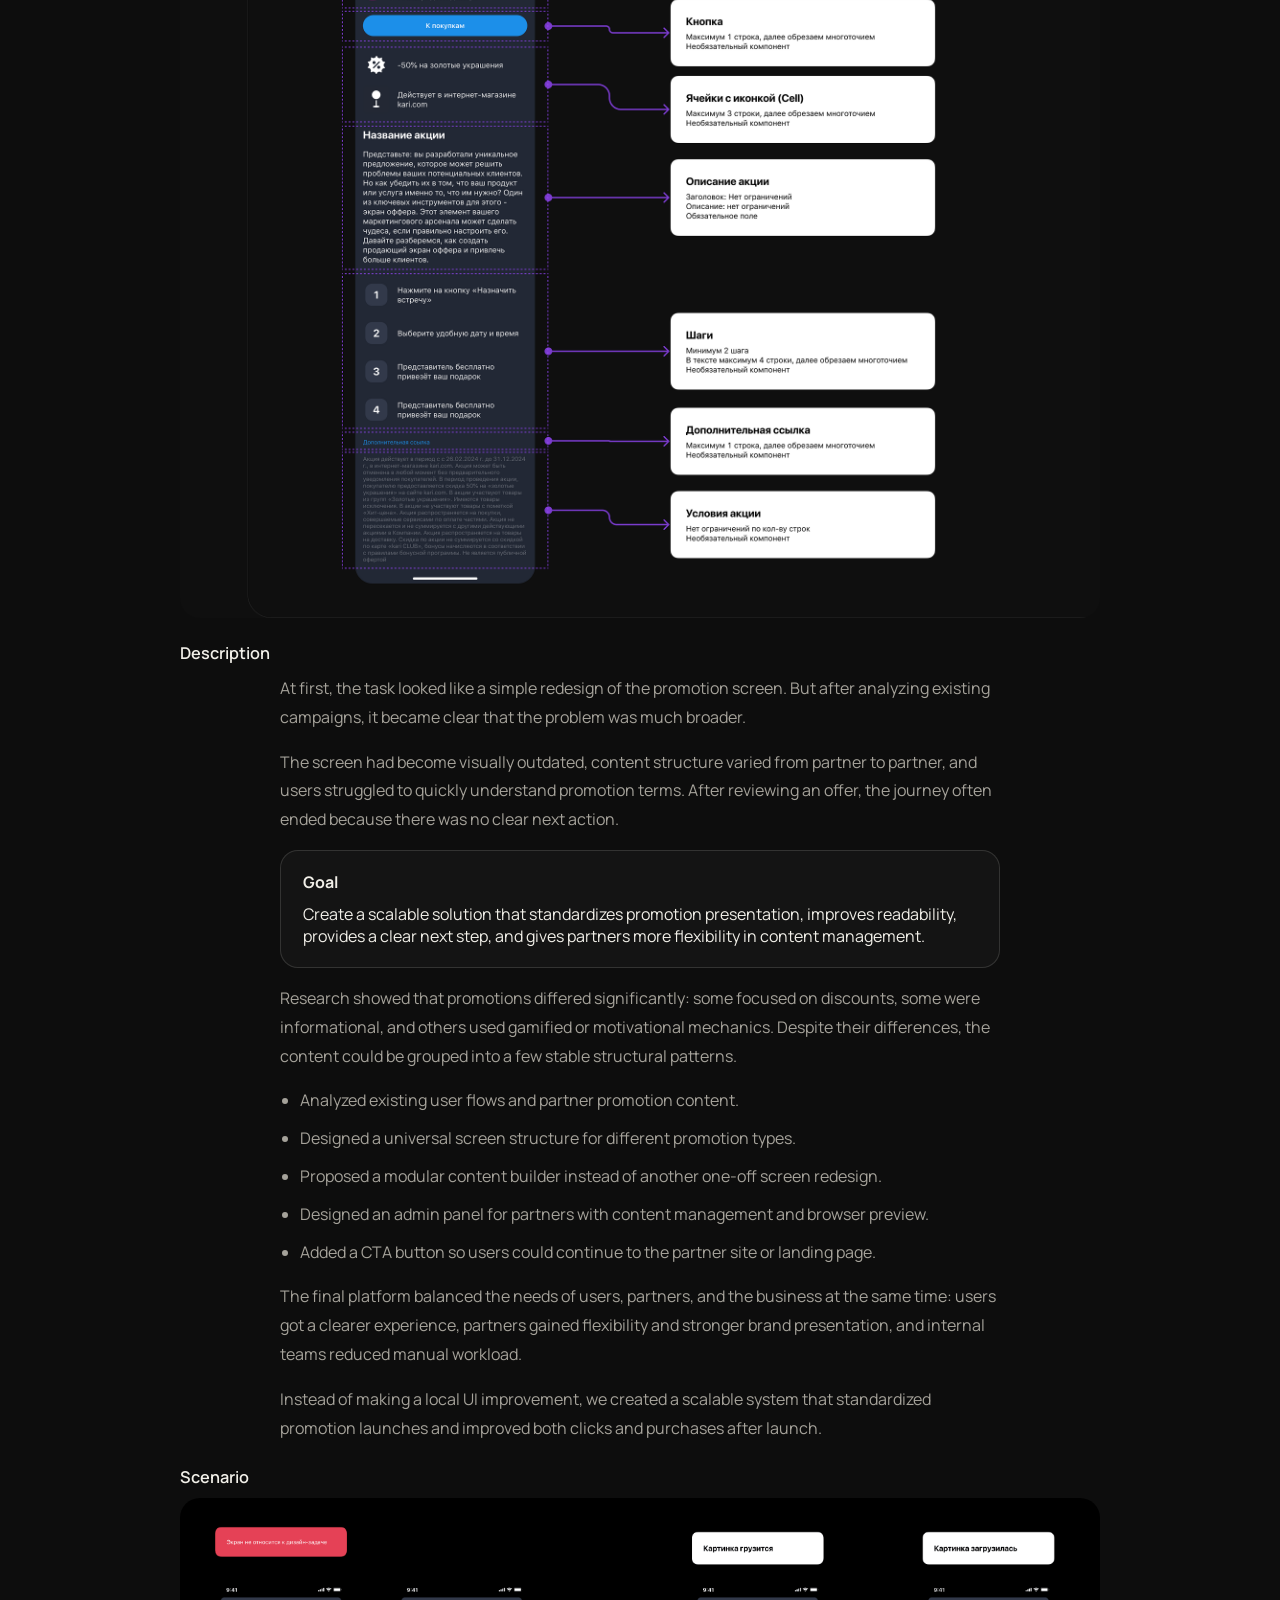
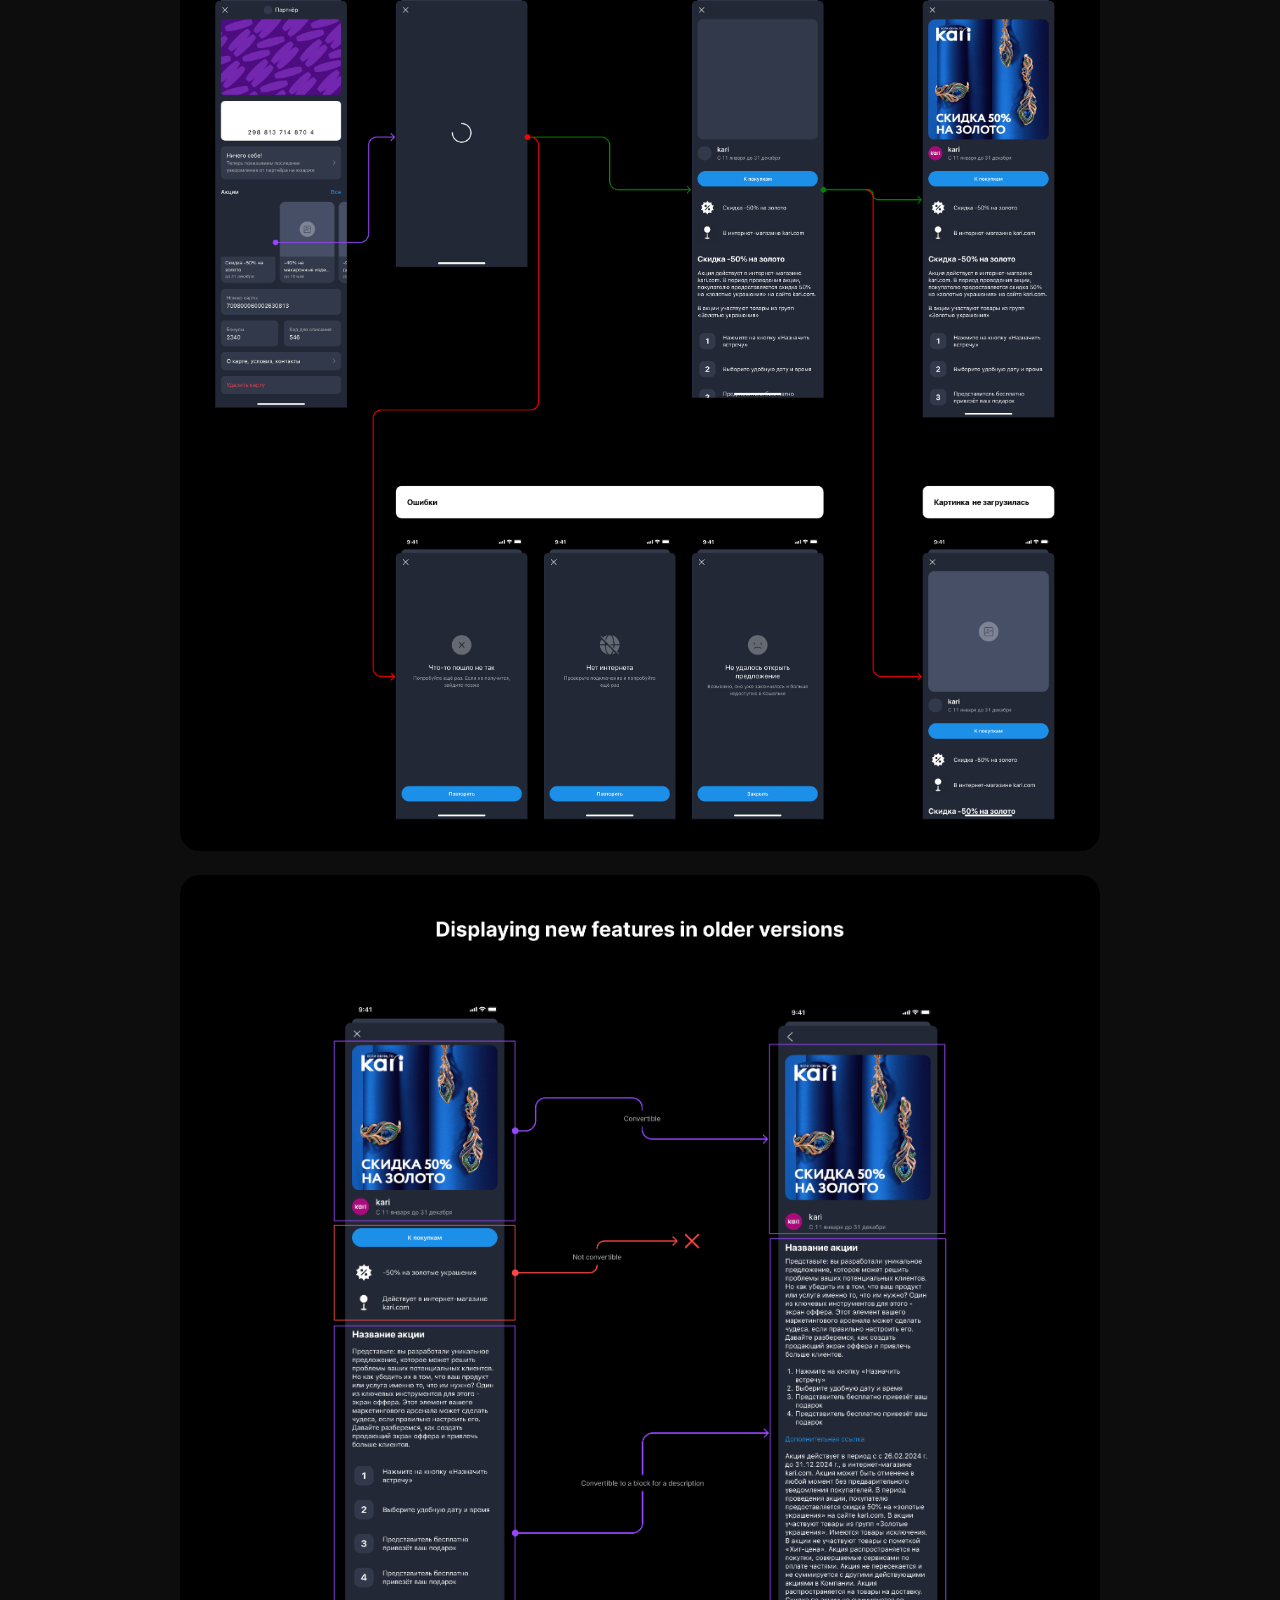
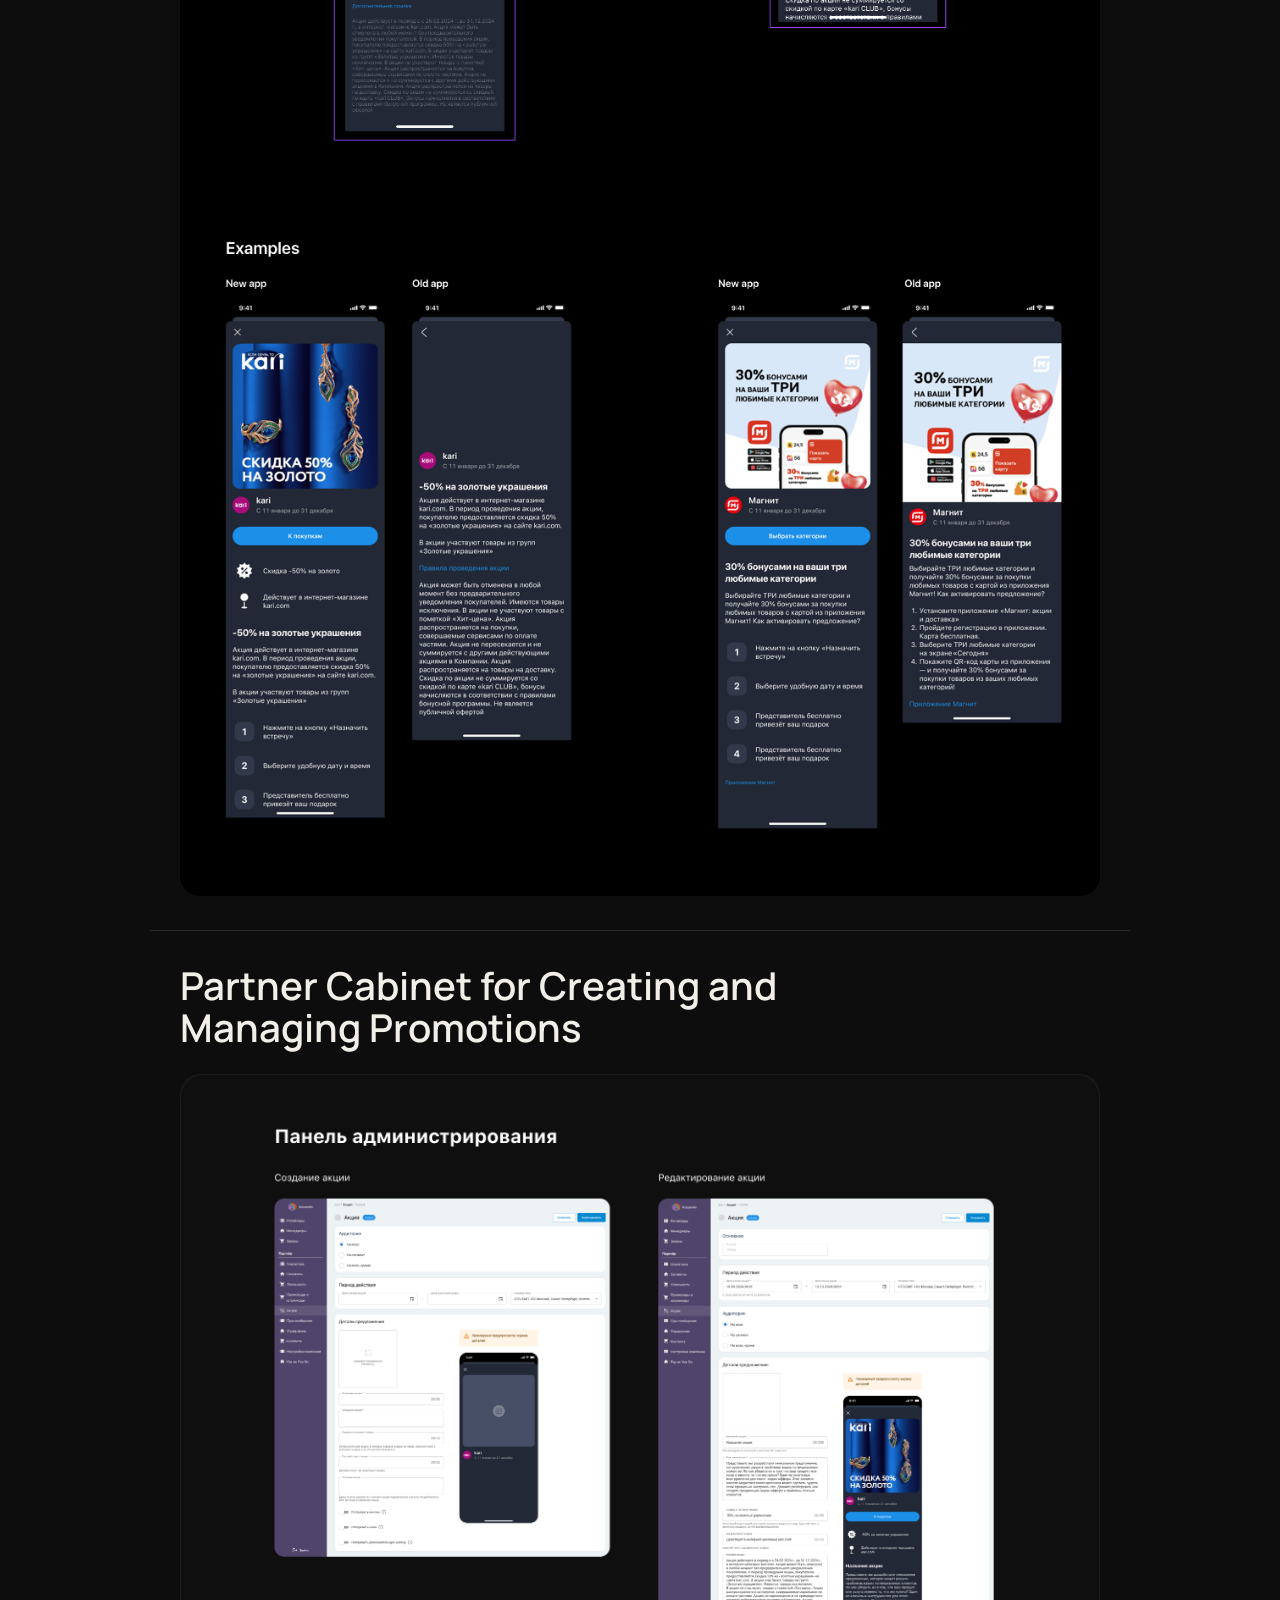
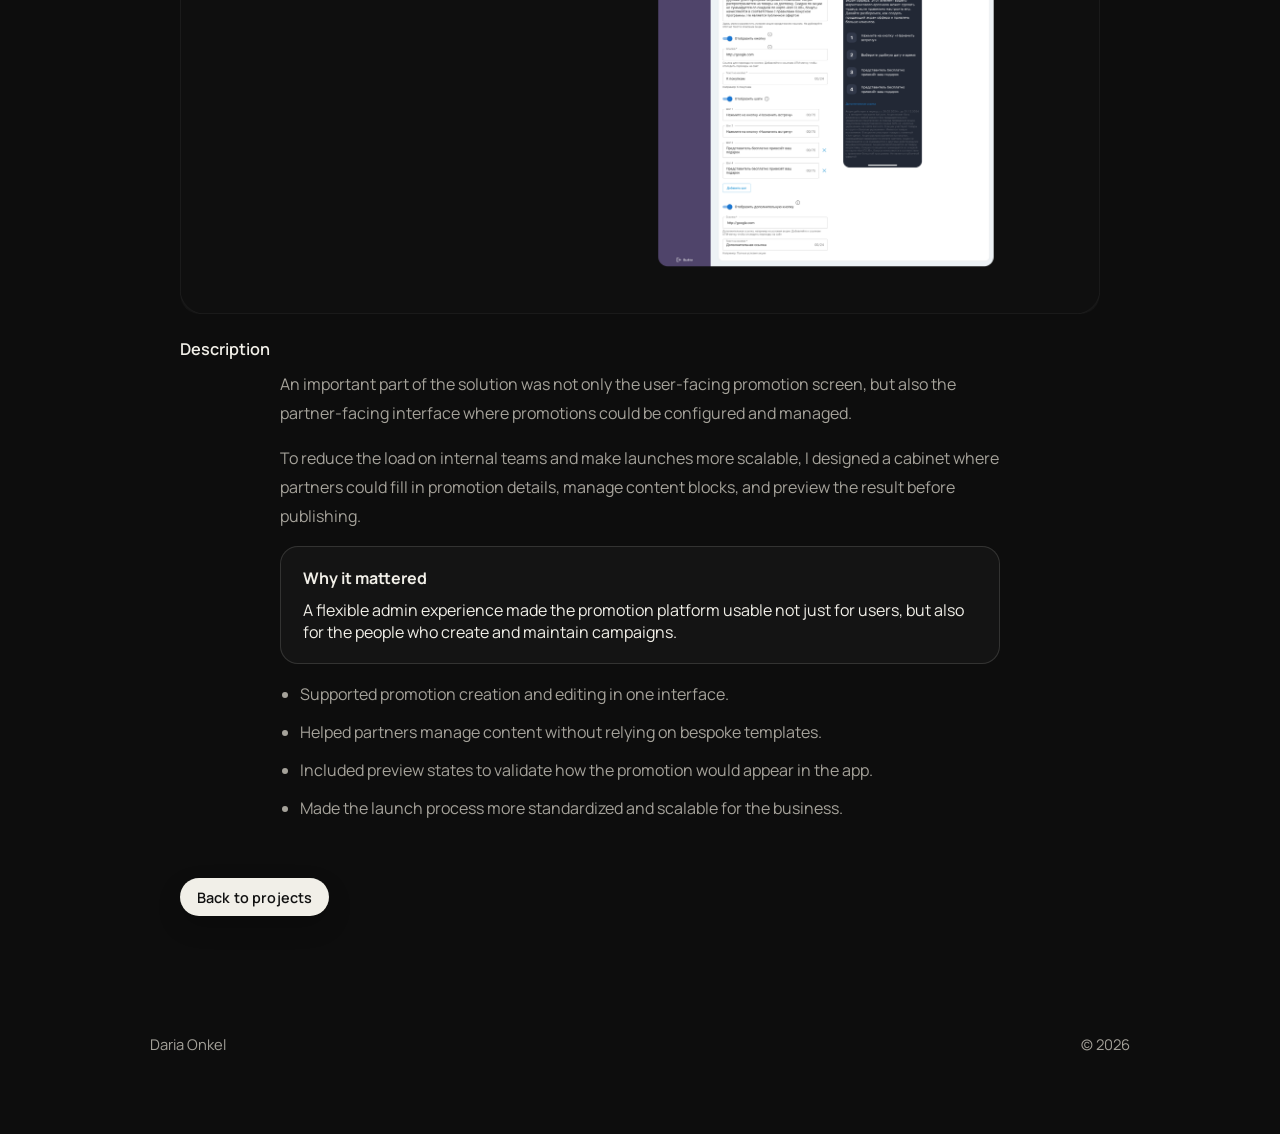
<file: koshelek-loyalty-experience.html>
<!DOCTYPE html>
<html lang="en">
  <head>
    <meta charset="UTF-8" />
    <meta name="viewport" content="width=device-width, initial-scale=1.0" />
    <title>Koshelek. Loyalty Experience | Daria Onkel</title>
    <meta name="robots" content="noindex, nofollow, noarchive, nosnippet" />
    <meta
      name="description"
      content="Case study page for Daria Onkel's loyalty experience work at Koshelek."
    />
    <link rel="preconnect" href="https://fonts.googleapis.com" />
    <link rel="preconnect" href="https://fonts.gstatic.com" crossorigin />
    <link
      href="https://fonts.googleapis.com/css2?family=Fraunces:opsz,wght@9..144,400;9..144,500;9..144,600&family=Instrument+Serif:ital@0;1&family=Manrope:wght@400;500;600;700&display=swap"
      rel="stylesheet"
    />
    <link rel="stylesheet" href="styles.css" />
  </head>
  <body class="case-page">
    <div class="page-shell">
      <main class="case-main">
        <a class="back-link" href="index.html">← Back to main</a>

        <section class="section case-hero">
          <h1>Koshelek. Loyalty Experience</h1>
          <div class="case-hero-media">
            <img
              class="case-hero-image enlargeable-image"
              src="assets/koshelek-hero.png"
              alt="Koshelek promotions platform hero showing the app feed, partner promotion screen, and loyalty card view"
            />
          </div>
          <div class="case-meta-grid">
            <article class="case-meta-card">
              <span class="case-meta-label">Product</span>
              <p>Koshelek, a mobile app for loyalty cards, cashback, bonuses, and partner promotions within the T-Bank ecosystem.</p>
            </article>
            <article class="case-meta-card">
              <span class="case-meta-label">Users</span>
              <p>App users, merchant partners, and account managers working with promotions inside the platform.</p>
            </article>
            <article class="case-meta-card">
              <span class="case-meta-label">Focus</span>
              <p>Promotion readability, scalable content structure, CTA flows, and partner self-service.</p>
            </article>
          </div>
        </section>

        <section class="section case-section-grid">
          <h2 class="case-section-title">Overview</h2>
          <div class="case-section-body">
            <p>
              Koshelek is a mobile app for storing loyalty cards, earning
              cashback, tracking bonuses, and interacting with partner
              promotions. As part of the monetization team, I worked on
              improving advertising and promotional mechanics within the app.
            </p>
            <p>
              One of the largest projects was the redesign of the partner
              promotions platform, a core touchpoint between users and merchant
              offers inside the product.
            </p>
            <p>
              The goal was not only to refresh the UI, but to create a
              scalable system that would improve readability, provide a clear
              next step for users, and reduce operational load for the business.
            </p>
          </div>
        </section>

        <section class="section case-project-section">
          <div class="case-project-content">
            <h2 class="case-project-heading">
              Redesigning the Partner Promotions Platform
            </h2>
            <article class="task-block">
              <section class="task-subsection">
                <h3 class="task-subtitle">Key screens</h3>
                <figure class="task-media">
                  <img
                    class="case-hero-image enlargeable-image"
                    src="assets/koshelek-key-screens.png"
                    alt="Key screens for the redesigned partner promotions platform in the Koshelek app"
                  />
                </figure>
              </section>

              <section class="task-subsection">
                <h3 class="task-subtitle">Description</h3>
                <div class="case-section-body">
                  <p>
                    At first, the task looked like a simple redesign of the
                    promotion screen. But after analyzing existing campaigns,
                    it became clear that the problem was much broader.
                  </p>
                  <p>
                    The screen had become visually outdated, content structure
                    varied from partner to partner, and users struggled to
                    quickly understand promotion terms. After reviewing an
                    offer, the journey often ended because there was no clear
                    next action.
                  </p>
                  <div class="case-callout">
                    <strong>Goal</strong>
                    Create a scalable solution that standardizes promotion
                    presentation, improves readability, provides a clear next
                    step, and gives partners more flexibility in content management.
                  </div>
                  <p>
                    Research showed that promotions differed significantly:
                    some focused on discounts, some were informational, and
                    others used gamified or motivational mechanics. Despite
                    their differences, the content could be grouped into a few
                    stable structural patterns.
                  </p>
                  <ul class="case-bullet-list">
                    <li>Analyzed existing user flows and partner promotion content.</li>
                    <li>Designed a universal screen structure for different promotion types.</li>
                    <li>Proposed a modular content builder instead of another one-off screen redesign.</li>
                    <li>Designed an admin panel for partners with content management and browser preview.</li>
                    <li>Added a CTA button so users could continue to the partner site or landing page.</li>
                  </ul>
                  <p>
                    The final platform balanced the needs of users, partners,
                    and the business at the same time: users got a clearer
                    experience, partners gained flexibility and stronger brand
                    presentation, and internal teams reduced manual workload.
                  </p>
                  <p>
                    Instead of making a local UI improvement, we created a
                    scalable system that standardized promotion launches and
                    improved both clicks and purchases after launch.
                  </p>
                </div>
              </section>

              <section class="task-subsection">
                <h3 class="task-subtitle">Scenario</h3>
                <div class="task-block">
                  <figure class="task-media">
                    <img
                      class="case-hero-image enlargeable-image"
                      src="assets/koshelek-flow-user-journey.png"
                      alt="Promotion user journey for the redesigned promotions platform"
                    />
                  </figure>
                  <figure class="task-media">
                    <img
                      class="case-hero-image enlargeable-image"
                      src="assets/koshelek-flow.png"
                      alt="Flow for displaying the new promotions platform in different app versions"
                    />
                  </figure>
                </div>
              </section>
            </article>
          </div>
        </section>

        <section class="section case-project-section">
          <div class="case-project-content">
            <h2 class="case-project-heading">
              Partner Cabinet for Creating and Managing Promotions
            </h2>
            <article class="task-block">
              <section class="task-subsection">
                <figure class="task-media">
                  <img
                    class="case-hero-image enlargeable-image"
                    src="assets/koshelek-admin-panel.png"
                    alt="Admin panel for creating and editing partner promotions in the Koshelek platform"
                  />
                </figure>
              </section>

              <section class="task-subsection">
                <h3 class="task-subtitle">Description</h3>
                <div class="case-section-body">
                  <p>
                    An important part of the solution was not only the user-facing
                    promotion screen, but also the partner-facing interface where
                    promotions could be configured and managed.
                  </p>
                  <p>
                    To reduce the load on internal teams and make launches more
                    scalable, I designed a cabinet where partners could fill in
                    promotion details, manage content blocks, and preview the
                    result before publishing.
                  </p>
                  <div class="case-callout">
                    <strong>Why it mattered</strong>
                    A flexible admin experience made the promotion platform
                    usable not just for users, but also for the people who
                    create and maintain campaigns.
                  </div>
                  <ul class="case-bullet-list">
                    <li>Supported promotion creation and editing in one interface.</li>
                    <li>Helped partners manage content without relying on bespoke templates.</li>
                    <li>Included preview states to validate how the promotion would appear in the app.</li>
                    <li>Made the launch process more standardized and scalable for the business.</li>
                  </ul>
                </div>
              </section>
            </article>
            <div class="case-nav-row">
              <a class="case-study-link" href="index.html#projects">Back to projects</a>
            </div>
          </div>
        </section>
        <div class="site-footer" aria-label="Footer">
          <span>Daria Onkel</span>
          <span>© 2026</span>
        </div>
      </main>
    </div>
    <script src="script.js"></script>
  </body>
</html>
</file>
<file: styles.css>
:root {
  --bg: #0d0d0d;
  --surface: transparent;
  --surface-strong: transparent;
  --text: #f1efe8;
  --muted: #a5a29a;
  --line: rgba(241, 239, 232, 0.14);
  --accent: #f1efe8;
  --accent-deep: #f1efe8;
}

* {
  box-sizing: border-box;
}

html {
  scroll-behavior: smooth;
}

body {
  margin: 0;
  font-family: "Manrope", sans-serif;
  color: var(--text);
  background: var(--bg);
  min-height: 100vh;
}

body::before {
  content: none;
}

.page-shell {
  width: min(980px, calc(100% - 40px));
  margin: 20px auto 40px;
}

.text-link,
.contact-panel a {
  text-decoration: none;
}

.text-link:hover,
.contact-panel a:hover {
  color: var(--accent-deep);
}

.hero,
.section {
  border: 0;
  border-radius: 0;
  background: var(--surface);
}

.hero {
  margin-top: 28px;
  padding: 8px 0 44px;
  overflow: visible;
  position: relative;
  border-bottom: 1px solid var(--line);
}

.hero-grid {
  display: grid;
  grid-template-columns: minmax(0, 1fr) 260px;
  gap: 36px;
  align-items: start;
}

.portrait-card {
  order: 2;
}

.hero-content {
  order: 1;
}

.portrait-image {
  display: block;
  width: 100%;
  aspect-ratio: 4 / 5;
  object-fit: cover;
  filter: grayscale(100%);
  border-radius: 18px;
}

.enlargeable-image {
  cursor: zoom-in;
}

.hero h1,
.section-heading h2 {
  margin: 0;
}

.hero h1 {
  max-width: 760px;
  font-family: "Fraunces", serif;
  font-size: clamp(2.15rem, 4.8vw, 3rem);
  line-height: 1.08;
  font-weight: 500;
  letter-spacing: -0.04em;
}


.hero-copy {
  max-width: 500px;
  margin: 24px 0 0;
  color: var(--text);
  font-size: 1rem;
  line-height: 1.75;
}

.hero-detail {
  max-width: 760px;
  margin: 18px 0 0;
  color: var(--text);
  line-height: 1.75;
}

.hero-actions {
  display: flex;
  flex-wrap: wrap;
  gap: 22px;
  margin-top: 28px;
}

.text-link {
  display: inline-flex;
  align-items: center;
  gap: 6px;
  color: var(--text);
  font-size: 0.96rem;
  font-weight: 500;
}

.text-link:hover {
  color: var(--muted);
}

.worked-with {
  margin-top: 34px;
}

.worked-with-label,
.subheading {
  margin: 0 0 12px;
  color: var(--text);
  font-size: 0.92rem;
  font-weight: 600;
}

.hero .plain-list,
.hero .plain-list li,
.hero .plain-list li::before {
  color: var(--text);
}

.hero .plain-list a {
  color: inherit;
  text-decoration: none;
  display: inline-flex;
  align-items: baseline;
  gap: 8px;
}

.hero .plain-list a:hover {
  color: var(--muted);
}

.company-favicon {
  width: 20px;
  height: 20px;
  display: block;
  border-radius: 5px;
  flex-shrink: 0;
  transform: translateY(4px);
}

.external-link-icon {
  font-size: 16px;
  flex-shrink: 0;
  transform: translateY(1px);
}

.hero-actions .external-link-icon {
  transform: translateY(0);
}

.section {
  margin-top: 0;
  padding: 34px 0;
  border-bottom: 1px solid var(--line);
}

.section-heading {
  margin-bottom: 24px;
}

.section-heading h2 {
  max-width: 700px;
  font-size: clamp(1.6rem, 4vw, 2.5rem);
  line-height: 1.12;
  font-weight: 500;
}

.project-row h3 {
  margin-bottom: 12px;
  font-size: 1.15rem;
}

.plain-list {
  margin: 0;
  padding: 0;
  list-style: none;
  display: flex;
  flex-wrap: wrap;
  gap: 10px 18px;
  color: var(--muted);
}

.plain-list li::before {
  content: "—";
  margin-right: 8px;
  color: var(--text);
}

.stacked-list {
  display: grid;
  gap: 10px;
}

.compact-list {
  gap: 8px;
}

.project-row {
  display: grid;
  grid-template-columns: minmax(0, 1fr) minmax(0, 1fr);
  gap: 24px;
  padding: 20px 0;
  border-top: 1px solid var(--line);
}

.project-type {
  margin-bottom: 10px;
  color: var(--muted);
  font-size: 0.75rem;
  font-weight: 500;
  text-transform: uppercase;
  letter-spacing: 0.08em;
}

.case-study-header h3,
.project-card-preview h3 {
  margin: 0;
  font-size: 1.4rem;
  font-weight: 600;
}

.nested-case-list {
  display: grid;
  gap: 0;
}

.nested-case-card {
  display: grid;
  grid-template-columns: minmax(180px, 220px) minmax(0, 1.35fr) minmax(220px, 0.9fr);
  gap: 28px;
  padding: 22px;
  border-top: 1px solid var(--line);
  background:
    linear-gradient(
      180deg,
      rgba(255, 255, 255, 0.025) 0%,
      rgba(255, 255, 255, 0.01) 100%
    );
}

.nested-case-card:first-child {
  border-top: 1px solid var(--line);
}

.nested-case-card h4 {
  margin: 0 0 10px;
  font-size: 1.08rem;
  font-weight: 600;
}

.nested-case-card p {
  margin: 0;
  color: var(--muted);
  line-height: 1.7;
}

.nested-case-meta {
  align-self: start;
}

.nested-case-visual {
  position: relative;
  height: 160px;
  display: flex;
  flex-direction: column;
  justify-content: flex-end;
  gap: 10px;
  padding: 16px;
  border: 1px solid rgba(241, 239, 232, 0.12);
  border-radius: 16px;
  background:
    linear-gradient(
      180deg,
      rgba(255, 255, 255, 0.08) 0%,
      rgba(255, 255, 255, 0.02) 100%
    );
  overflow: hidden;
}

.nested-case-visual-link,
.project-preview-link {
  display: block;
  text-decoration: none;
}

.nested-case-visual::after {
  content: "";
  position: absolute;
  inset: 0;
  background: linear-gradient(
    180deg,
    rgba(8, 8, 8, 0) 0%,
    rgba(8, 8, 8, 0.16) 45%,
    rgba(8, 8, 8, 0.72) 100%
  );
  z-index: 0;
}

.nested-case-visual strong,
.preview-stat-block strong {
  font-size: 1.12rem;
  line-height: 1.25;
  font-weight: 600;
  color: var(--text);
}

.nested-case-visual-image {
  position: absolute;
  inset: 0;
  width: 100%;
  height: 100%;
  object-fit: cover;
}

.nested-case-visual .preview-kicker,
.nested-case-visual strong {
  display: none;
}

.nested-case-visual-self-employed {
  background:
    radial-gradient(circle at top left, rgba(141, 182, 167, 0.18), transparent 40%),
    linear-gradient(180deg, #151a18 0%, #101211 100%);
}

.nested-case-visual-multibank {
  background:
    radial-gradient(circle at top right, rgba(121, 155, 199, 0.18), transparent 40%),
    linear-gradient(180deg, #15181d 0%, #0f1114 100%);
}

.nested-case-visual-limits {
  background:
    radial-gradient(circle at top left, rgba(195, 155, 118, 0.16), transparent 42%),
    linear-gradient(180deg, #191612 0%, #12100d 100%);
}

.case-tag-list {
  margin-top: 18px;
  gap: 8px 12px;
}

.case-tag-list li {
  padding: 7px 10px;
  border: 1px solid rgba(241, 239, 232, 0.12);
  border-radius: 999px;
  background: rgba(255, 255, 255, 0.03);
  color: var(--text);
  font-size: 0.84rem;
}

.case-tag-list li::before {
  content: none;
}

.case-study-link {
  display: inline-flex;
  align-items: center;
  min-height: 38px;
  padding: 0 16px;
  border: 1px solid rgba(241, 239, 232, 0.22);
  border-radius: 999px;
  color: #111111;
  text-decoration: none;
  background: #f1efe8;
  font-size: 0.9rem;
  font-weight: 600;
  letter-spacing: 0.01em;
  transition:
    background-color 160ms ease,
    border-color 160ms ease,
    color 160ms ease,
    transform 160ms ease,
    box-shadow 160ms ease;
  box-shadow: 0 10px 24px rgba(0, 0, 0, 0.18);
}

.case-study-link:hover {
  background: #ffffff;
  border-color: rgba(255, 255, 255, 0.4);
  color: #111111;
  transform: translateY(-1px);
  box-shadow: 0 14px 28px rgba(0, 0, 0, 0.22);
}

.case-study-link-inline {
  margin-top: 18px;
  width: fit-content;
}

.case-status-pill {
  display: inline-flex;
  align-items: center;
  gap: 6px;
  min-height: 38px;
  padding: 0 16px 0 14px;
  border: 1px solid rgba(241, 239, 232, 0.1);
  border-radius: 999px;
  color: rgba(241, 239, 232, 0.68);
  background: rgba(255, 255, 255, 0.08);
  font-size: 0.9rem;
  font-weight: 600;
  letter-spacing: 0.01em;
  cursor: not-allowed;
  box-shadow: none;
}

.material-symbols-outlined {
  font-family: "Material Symbols Outlined";
  font-weight: normal;
  font-style: normal;
  font-size: 24px;
  line-height: 1;
  letter-spacing: normal;
  text-transform: none;
  display: inline-block;
  white-space: nowrap;
  word-wrap: normal;
  direction: ltr;
  -webkit-font-smoothing: antialiased;
  font-variation-settings:
    "FILL" 0,
    "wght" 400,
    "GRAD" 0,
    "opsz" 24;
}

.case-status-icon {
  font-size: 18px;
}

.preview-lock-badge {
  position: absolute;
  top: 14px;
  right: 14px;
  display: inline-flex;
  align-items: center;
  gap: 8px;
  min-height: 30px;
  padding: 0 12px;
  border: 1px solid rgba(241, 239, 232, 0.14);
  border-radius: 999px;
  background: rgba(13, 13, 13, 0.54);
  color: var(--text);
  font-size: 0.74rem;
  font-weight: 600;
  letter-spacing: 0.04em;
  text-transform: uppercase;
  backdrop-filter: blur(10px);
}

.preview-lock-badge::before {
  content: "";
  width: 11px;
  height: 9px;
  border: 1.5px solid currentColor;
  border-radius: 2px;
  box-sizing: border-box;
  transform: translateY(1px);
}

.preview-lock-badge::after {
  content: "";
  position: absolute;
  left: 15px;
  top: 7px;
  width: 7px;
  height: 6px;
  border: 1.5px solid currentColor;
  border-bottom: 0;
  border-radius: 7px 7px 0 0;
  box-sizing: border-box;
}

.nested-case-card {
  scroll-margin-top: 28px;
}

.project-card-grid {
  display: grid;
  grid-template-columns: repeat(2, minmax(0, 1fr));
  gap: 24px;
}

.project-card-preview {
  display: grid;
  gap: 0;
  border: 1px solid var(--line);
  background: rgba(255, 255, 255, 0.02);
  border-radius: 18px;
  overflow: hidden;
}

.project-card-large {
  grid-column: 1 / -1;
}

.project-card-large .project-card-body {
  padding-bottom: 24px;
}

.project-preview {
  min-height: 220px;
  border-bottom: 1px solid var(--line);
  background: linear-gradient(180deg, #1c1c1c 0%, #141414 100%);
  padding: 0;
}

.project-preview-alfa-hero {
  position: relative;
  padding: 0;
  background: #f33c2f;
}

.project-preview-image {
  display: block;
  width: 100%;
  height: 100%;
  min-height: 320px;
  object-fit: cover;
}

.preview-stat-block {
  margin: 0;
  max-width: 48ch;
  color: var(--muted);
  line-height: 1.6;
  font-size: 0.95rem;
}

.preview-stat-block {
  min-height: 100%;
  display: flex;
  flex-direction: column;
  justify-content: flex-end;
  gap: 10px;
  padding: 18px;
  border: 1px solid rgba(241, 239, 232, 0.1);
  border-radius: 16px;
  background:
    linear-gradient(
      180deg,
      rgba(255, 255, 255, 0.06) 0%,
      rgba(255, 255, 255, 0.02) 100%
    );
}

.preview-kicker {
  display: inline-flex;
  width: fit-content;
  color: var(--muted);
  font-size: 0.72rem;
  font-weight: 600;
  text-transform: uppercase;
  letter-spacing: 0.08em;
}

.project-preview-sber {
  background: #141414;
  min-height: 0 !important;
  height: auto !important;
  aspect-ratio: auto !important;
  display: block;
  line-height: 0;
}

.project-preview-koshelek {
  background: #1a1712;
  min-height: 0 !important;
  height: auto !important;
  aspect-ratio: auto !important;
  display: block;
  line-height: 0;
}

.project-preview-sber .project-preview-image,
.project-preview-koshelek .project-preview-image {
  display: block;
  width: 100%;
  height: auto !important;
  min-height: 0 !important;
  max-height: none !important;
  object-fit: contain !important;
}

.preview-pill-row {
  display: flex;
  flex-wrap: wrap;
  gap: 8px;
  margin-top: 18px;
}

.preview-pill-row span {
  display: inline-flex;
  align-items: center;
  min-height: 30px;
  padding: 0 10px;
  border-radius: 999px;
  background: rgba(255, 255, 255, 0.06);
  border: 1px solid rgba(241, 239, 232, 0.08);
  color: var(--text);
  font-size: 0.8rem;
}

.project-card-body {
  padding: 22px 22px 0;
}

.project-card-preview:not(.project-card-large) .project-card-body {
  padding-bottom: 22px;
}

.case-summary,
.long-copy {
  max-width: 760px;
  margin: 16px 0 0;
  color: var(--muted);
  line-height: 1.75;
}

.timeline {
  display: grid;
  gap: 14px;
}

.timeline-year {
  font-weight: 600;
  color: var(--text);
}

.contact-panel {
  display: flex;
  flex-wrap: wrap;
  gap: 14px 28px;
  padding: 0;
  background: transparent;
}

.contact-panel a {
  display: inline-flex;
  align-items: center;
  gap: 6px;
  color: var(--text);
  font-size: 1rem;
  font-weight: 500;
}

.contact {
  padding-bottom: 18px;
  border-bottom: 0;
}

.site-footer {
  display: flex;
  justify-content: space-between;
  align-items: center;
  gap: 18px;
  margin-top: 84px;
  color: var(--muted);
  font-size: 0.92rem;
}

.process-list {
  margin: 0;
  padding-left: 20px;
  display: grid;
  gap: 12px;
  color: var(--muted);
  line-height: 1.7;
}

.case-page .page-shell {
  width: min(980px, calc(100% - 40px));
  margin: 20px auto 80px;
}

.case-main {
  display: grid;
  gap: 0;
}

.case-main > .section:last-of-type {
  border-bottom: 0;
}

.back-link {
  display: inline-flex;
  align-items: center;
  gap: 8px;
  width: fit-content;
  margin: 8px 0 24px;
  color: var(--muted);
  text-decoration: none;
  font-size: 0.95rem;
}

.back-link:hover {
  color: var(--text);
}

.case-hero {
  padding-top: 8px;
}

.case-eyebrow {
  margin: 0 0 18px;
  color: var(--muted);
  font-size: 0.8rem;
  font-weight: 600;
  letter-spacing: 0.08em;
  text-transform: uppercase;
}

.case-hero h1 {
  max-width: 760px;
  margin: 0;
  font-family: "Fraunces", serif;
  font-size: clamp(2.5rem, 5vw, 4rem);
  line-height: 1;
  font-weight: 500;
  letter-spacing: -0.04em;
}

.case-lead {
  max-width: 760px;
  margin: 22px 0 0;
  color: var(--text);
  font-size: 1.05rem;
  line-height: 1.8;
}

.case-meta-grid {
  display: grid;
  grid-template-columns: repeat(3, minmax(0, 1fr));
  gap: 16px;
  margin-top: 28px;
}

.case-meta-card {
  padding: 18px;
  border: 1px solid var(--line);
  border-radius: 18px;
  background: rgba(255, 255, 255, 0.03);
}

.case-meta-label {
  display: block;
  margin-bottom: 10px;
  color: var(--muted);
  font-size: 0.76rem;
  font-weight: 600;
  letter-spacing: 0.08em;
  text-transform: uppercase;
}

.case-meta-card p {
  margin: 0;
  color: var(--text);
  line-height: 1.65;
}

.case-hero-media {
  margin-top: 30px;
  border-radius: 24px;
  overflow: hidden;
  background: rgba(255, 255, 255, 0.03);
}

.case-hero-image {
  display: block;
  width: 100%;
  min-height: 280px;
  object-fit: cover;
}

.case-hero-placeholder {
  min-height: 320px;
  padding: 28px;
  display: flex;
  flex-direction: column;
  justify-content: flex-end;
  gap: 14px;
}

.case-hero-placeholder strong {
  max-width: 18ch;
  font-size: clamp(1.7rem, 3.4vw, 2.4rem);
  line-height: 1.05;
  font-weight: 600;
}

.case-hero-placeholder p {
  max-width: 44ch;
  margin: 0;
  color: rgba(241, 239, 232, 0.86);
  line-height: 1.7;
}

.case-hero-sber {
  background:
    radial-gradient(circle at top right, rgba(150, 190, 172, 0.22), transparent 32%),
    linear-gradient(180deg, #161917 0%, #101210 100%);
}

.case-hero-koshelek {
  background:
    radial-gradient(circle at top left, rgba(213, 171, 104, 0.22), transparent 30%),
    linear-gradient(180deg, #1a1712 0%, #12100d 100%);
}

.case-section-grid {
  display: grid;
  grid-template-columns: minmax(220px, 0.75fr) minmax(0, 1.6fr);
  gap: 28px;
  align-items: start;
}

.case-section-title {
  margin: 0;
  font-size: 0.95rem;
  font-weight: 600;
  color: var(--text);
}

.case-section-body {
  display: grid;
  gap: 16px;
}

.case-section-body p {
  margin: 0;
  color: var(--muted);
  line-height: 1.8;
}

.case-bullet-list {
  margin: 0;
  padding-left: 20px;
  display: grid;
  gap: 10px;
  color: var(--muted);
  line-height: 1.75;
}

.case-callout {
  padding: 20px 22px;
  border: 1px solid var(--line);
  border-radius: 18px;
  background: rgba(255, 255, 255, 0.03);
}

.case-callout strong {
  display: block;
  margin-bottom: 10px;
  color: var(--text);
  font-size: 1rem;
}

.case-nav-row {
  display: flex;
  flex-wrap: wrap;
  gap: 12px;
  margin-top: 30px;
}

.case-project-section {
  display: block;
}

.case-project-content {
  width: min(100%, 920px);
  margin: 0 auto;
  display: grid;
  gap: 26px;
}

.case-project-heading {
  max-width: 720px;
  margin: 0;
  font-size: clamp(1.7rem, 3vw, 2.4rem);
  line-height: 1.08;
  font-weight: 600;
  color: var(--text);
}

.task-block {
  display: grid;
  gap: 24px;
}

.task-subsection {
  display: grid;
  gap: 10px;
  justify-items: center;
}

.task-subtitle {
  max-width: 720px;
  margin: 0;
  width: 100%;
  justify-self: start;
  font-size: 1.02rem;
  font-weight: 600;
  color: var(--text);
}

.task-subsection > .case-section-body {
  max-width: 720px;
}

.task-media {
  width: 100%;
  margin: 0;
  border-radius: 20px;
  overflow: hidden;
  background: rgba(255, 255, 255, 0.03);
}

.task-subsection > .task-block {
  width: 100%;
}

.task-media figcaption {
  padding: 14px 16px 16px;
  color: var(--muted);
  font-size: 0.92rem;
  line-height: 1.6;
}

.task-media-placeholder {
  min-height: 180px;
  padding: 18px;
  display: flex;
  align-items: flex-end;
}

.task-media-placeholder p {
  margin: 0;
  color: var(--muted);
  line-height: 1.7;
}

.image-lightbox {
  width: 100vw;
  max-width: 100vw;
  max-height: 100vh;
  padding: 0;
  border: 0;
  background: transparent;
  box-shadow: none;
  opacity: 0;
  transition: opacity 0.26s ease;
}

.image-lightbox::backdrop {
  background: rgba(0, 0, 0, 0.72);
  opacity: 0;
  transition: opacity 0.26s ease;
}

.image-lightbox.is-visible,
.image-lightbox.is-closing {
  display: grid;
  place-items: center;
}

.image-lightbox.is-visible {
  opacity: 1;
}

.image-lightbox.is-visible::backdrop {
  opacity: 1;
}

.image-lightbox-image {
  display: block;
  width: auto;
  max-width: min(92vw, 1600px);
  max-height: 92vh;
  margin: 4vh auto;
  object-fit: contain;
  opacity: 0;
  transform: scale(0.96) translateY(16px);
  transition: opacity 0.26s ease, transform 0.32s ease;
}

.image-lightbox.is-visible .image-lightbox-image {
  opacity: 1;
  transform: scale(1) translateY(0);
}

.image-lightbox-close {
  position: fixed;
  top: 18px;
  right: 18px;
  width: 42px;
  height: 42px;
  padding: 0;
  border: 0;
  border-radius: 999px;
  background: rgba(255, 255, 255, 0.12);
  color: var(--text);
  font: inherit;
  font-size: 1.7rem;
  line-height: 1;
  cursor: pointer;
  display: grid;
  place-items: center;
  opacity: 0;
  transform: translateY(-8px);
  transition: opacity 0.2s ease, transform 0.2s ease, background 0.2s ease;
}

.image-lightbox.is-visible .image-lightbox-close {
  opacity: 1;
  transform: translateY(0);
}

.image-lightbox-close:hover {
  background: rgba(255, 255, 255, 0.2);
}

@media (max-width: 980px) {
  .hero-grid,
  .case-meta-grid,
  .case-section-grid,
  .nested-case-card,
  .project-row {
    grid-template-columns: 1fr;
  }

  .project-card-grid {
    grid-template-columns: 1fr;
  }

  .project-preview {
    min-height: 0;
  }

  .project-preview-alfa-hero {
    padding: 0;
  }

  .project-preview-image {
    min-height: 220px;
  }

  .portrait-card {
    position: static;
    order: 1;
  }

  .hero-content {
    order: 2;
  }

  .hero {
    padding: 18px 0 34px;
  }

  .section {
    padding: 28px 0;
  }
}

@media (max-width: 720px) {
  .page-shell {
    width: min(100% - 24px, 980px);
    margin: 10px auto 40px;
  }

  .hero h1 {
    line-height: 1.02;
  }

  .project-preview,
  .preview-stat-block,
  .nested-case-visual,
  .nested-case-card,
  .project-card-body {
    padding: 18px;
  }

  .project-preview-alfa-hero {
    padding: 0;
  }

  .case-page .page-shell {
    width: min(100% - 24px, 980px);
    margin: 10px auto 40px;
  }

  .case-hero-placeholder,
  .case-meta-card,
  .case-callout,
  .task-media-placeholder {
    padding: 18px;
  }

  .site-footer {
    margin-top: 64px;
    flex-direction: row;
    align-items: center;
    justify-content: space-between;
    gap: 10px;
  }

  .image-lightbox {
    width: 100vw;
    max-width: 100vw;
  }

  .image-lightbox-image {
    max-width: 94vw;
    max-height: 88vh;
    margin: 6vh auto;
  }
}
</file>
